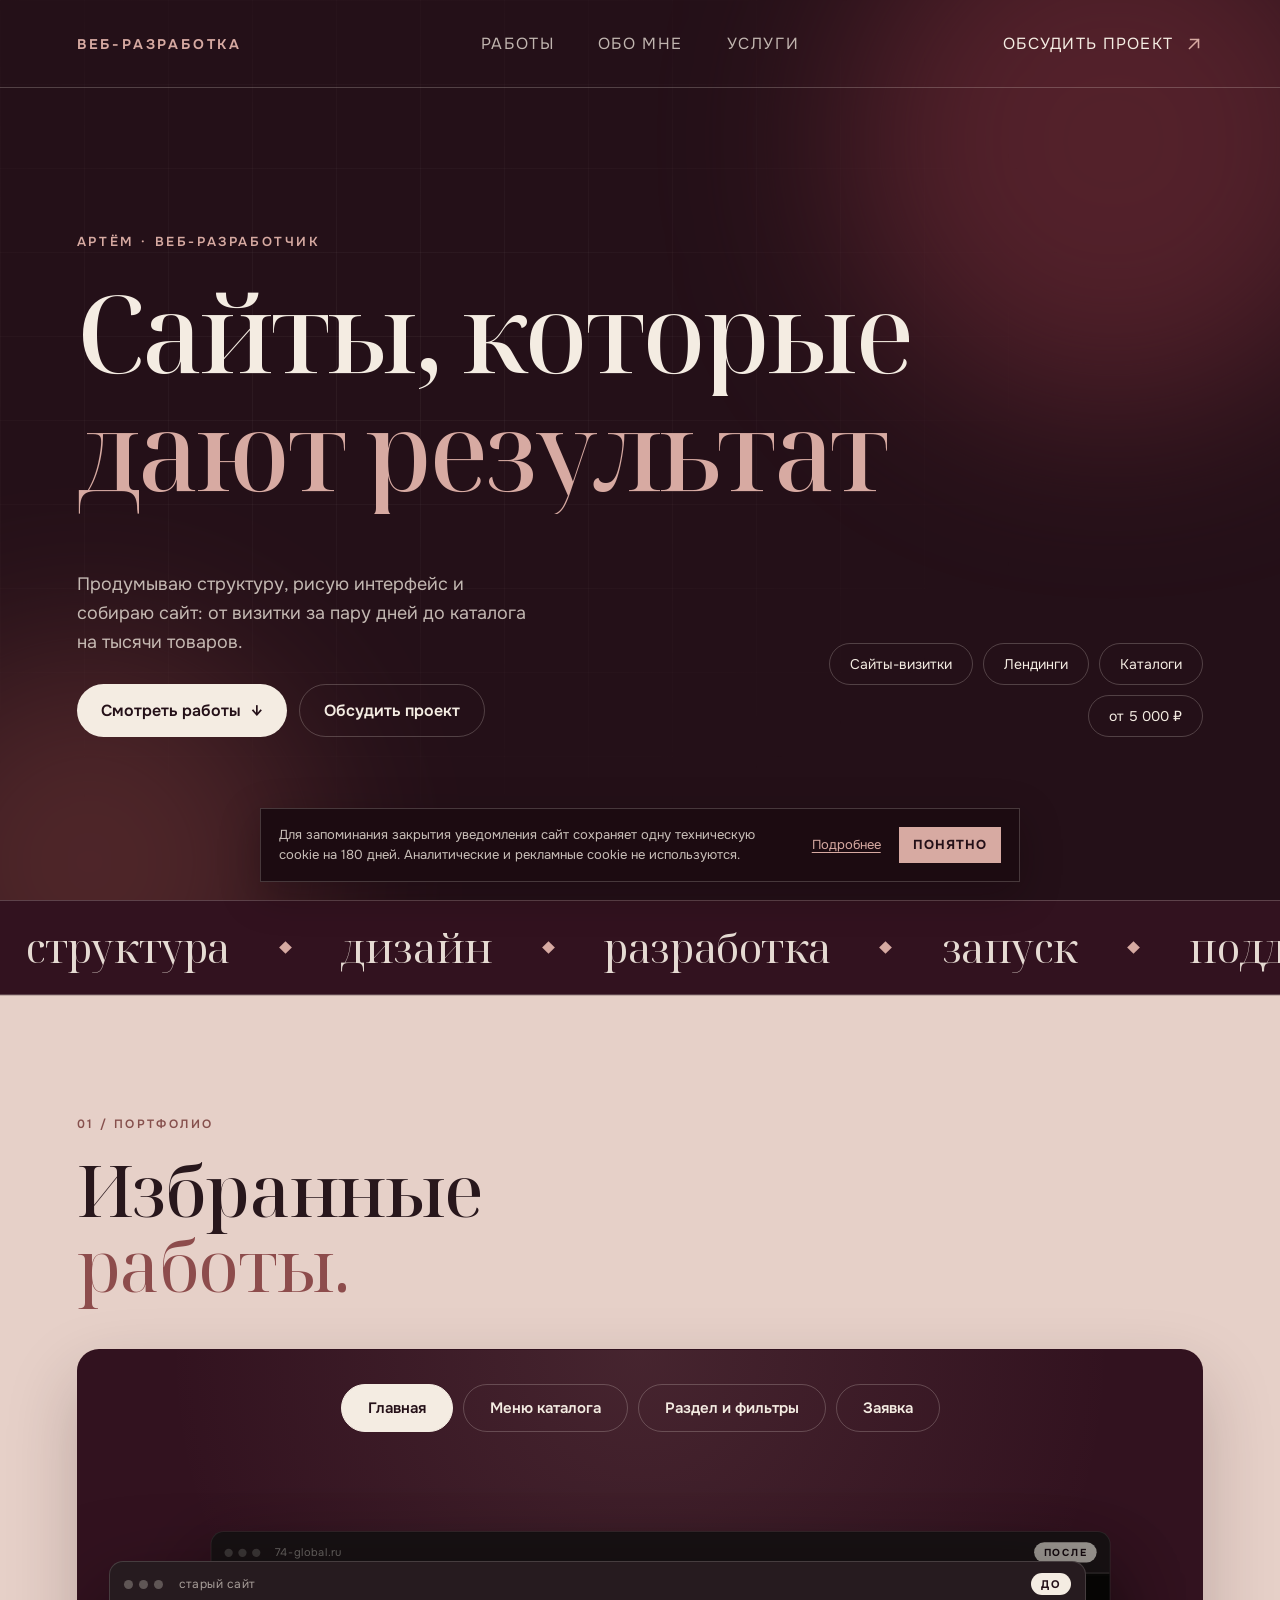
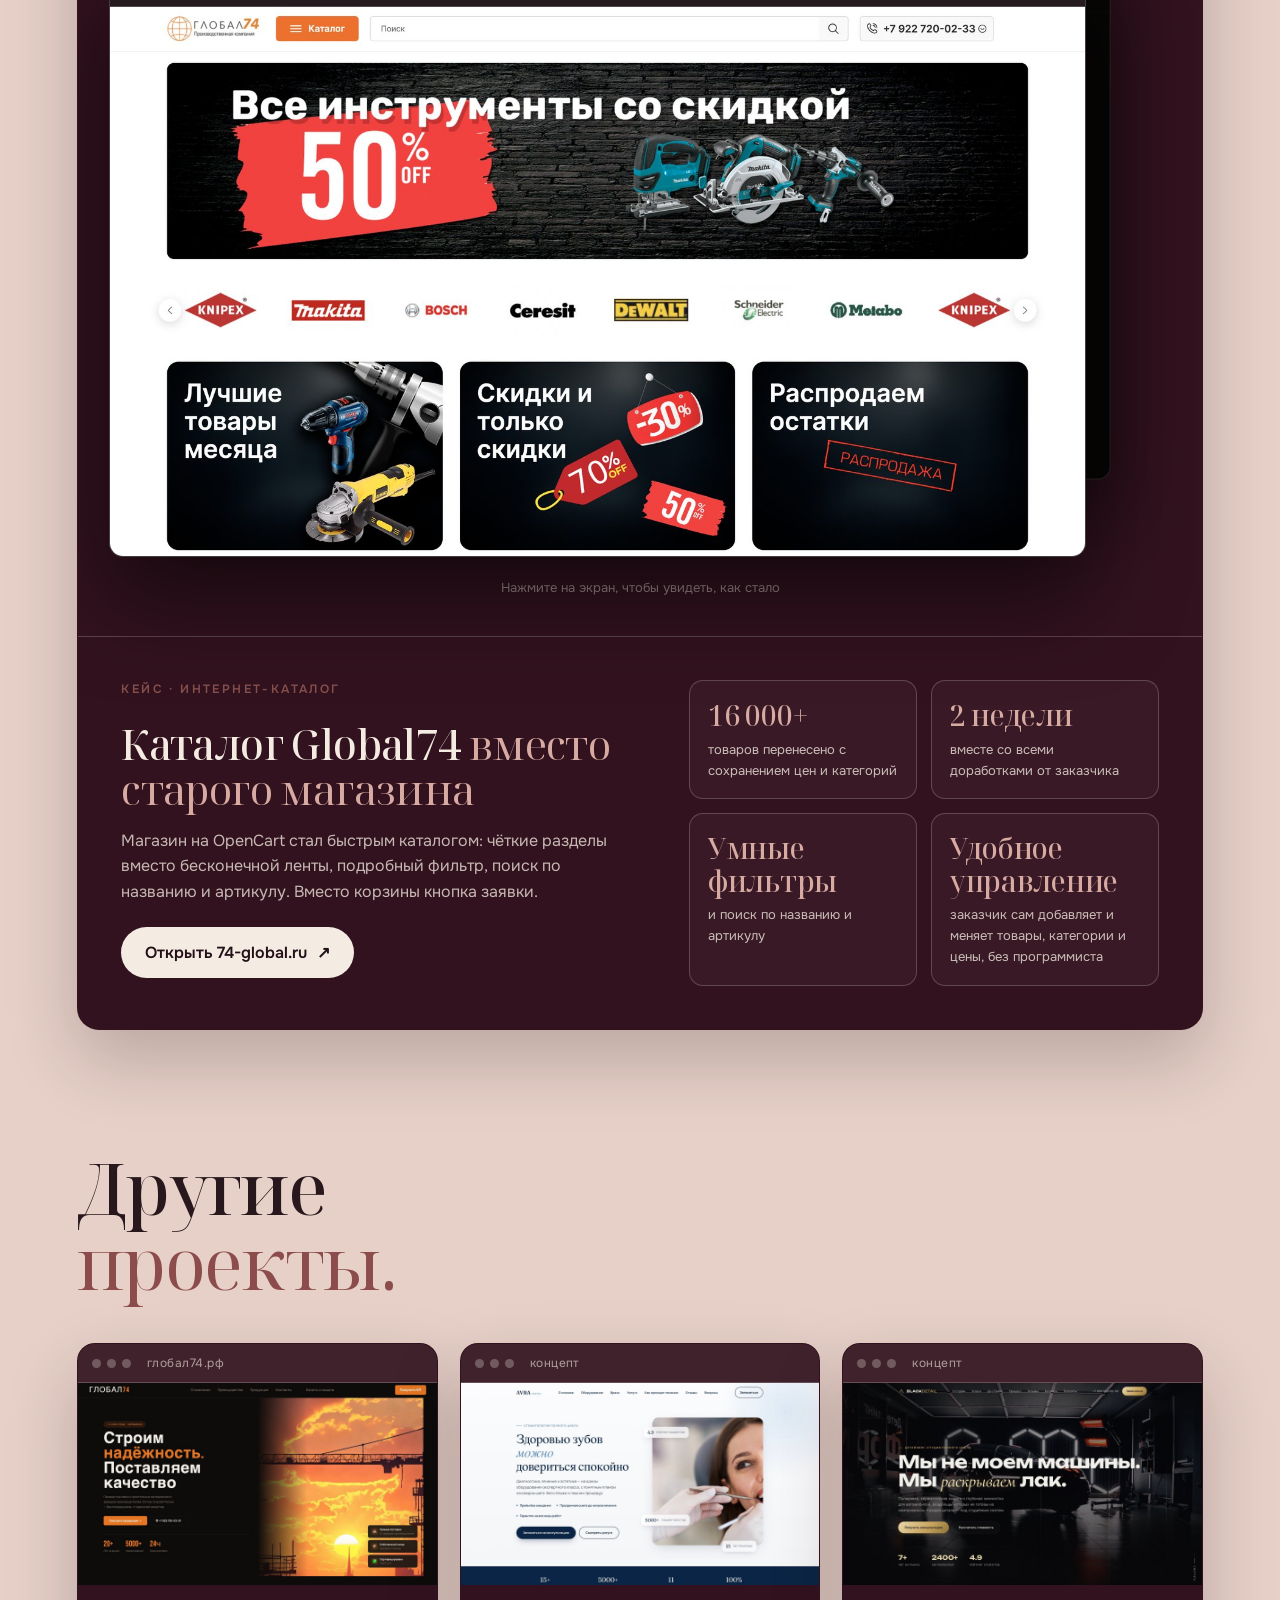
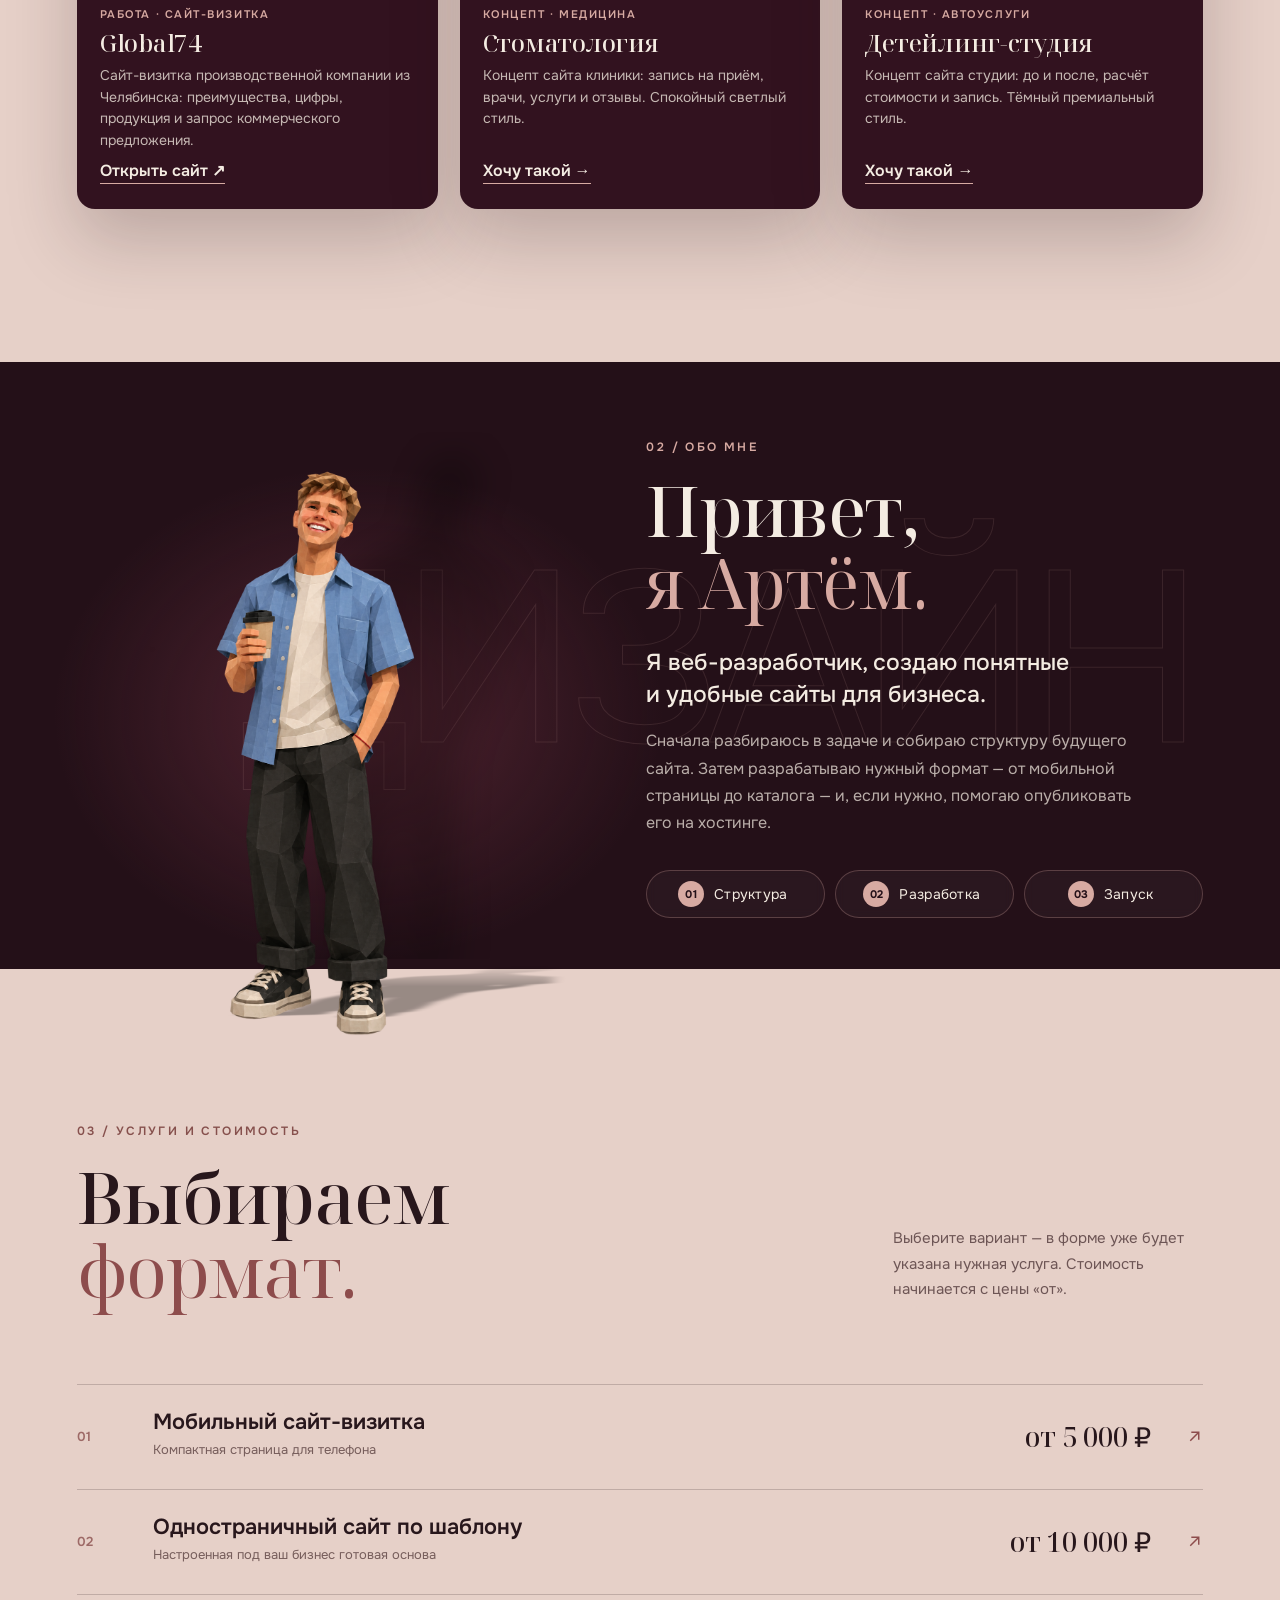
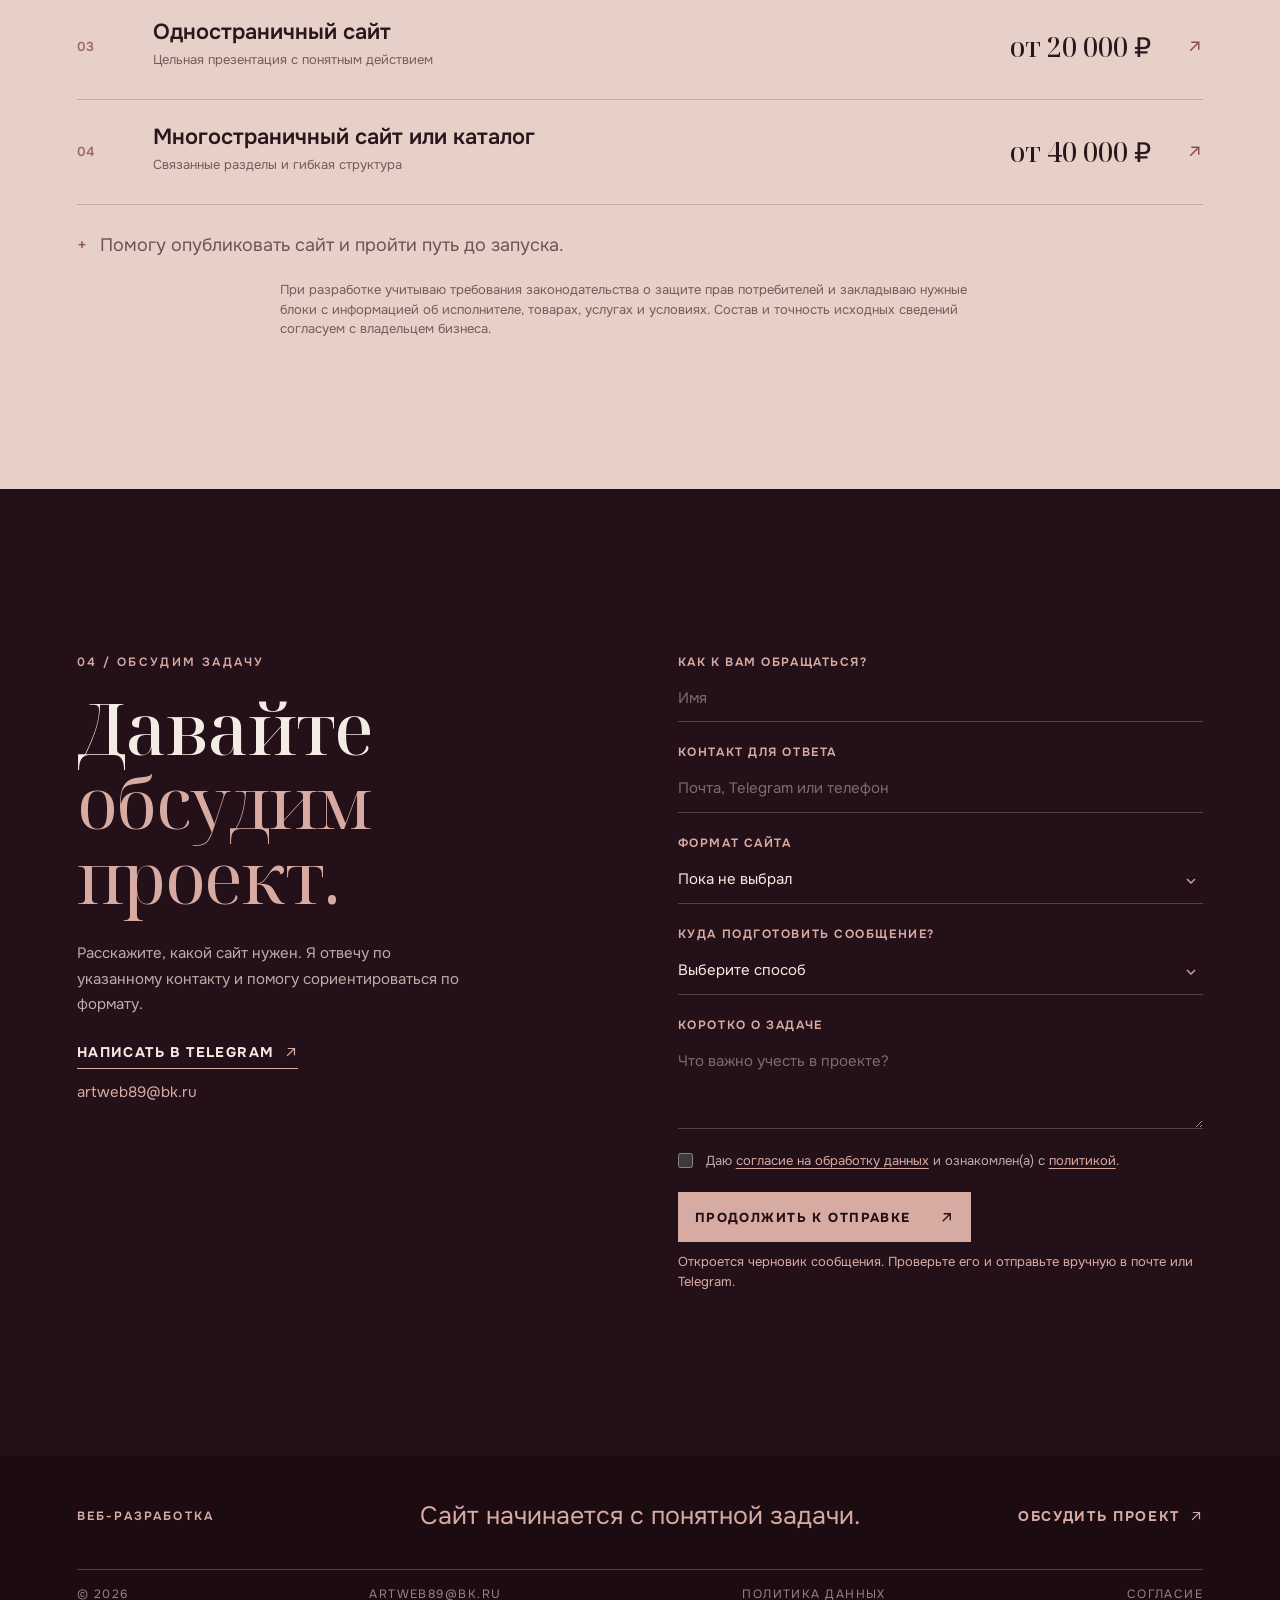
<file: index.html>
<!doctype html>
<html lang="ru">
<head>
  <meta charset="UTF-8" />
  <meta name="viewport" content="width=device-width, initial-scale=1.0" />
  <meta name="description" content="Артём Елчев — веб-разработчик. Сайты для бизнеса: мобильные страницы, сайты-визитки, каталоги и сайты по шаблону." />
  <meta name="theme-color" content="#241018" />
  <title>Артём — веб-разработчик</title>
  <link rel="stylesheet" href="fonts.css" />
  <link rel="stylesheet" href="styles.css" />
  <link rel="stylesheet" href="work.css" />
  <script>
    if (!window.matchMedia('(prefers-reduced-motion: reduce)').matches) {
      document.documentElement.classList.add('site-loading');
      window.setTimeout(() => document.documentElement.classList.remove('site-loading'), 2200);
    }
  </script>
</head>
<body>
  <div class="site-loader" role="status" aria-label="Загружается портфолио">
    <div class="site-loader__content">
      <span class="site-loader__label">ВЕБ-РАЗРАБОТКА</span>
      <p class="site-loader__word">Портфолио<span>.</span></p>
      <span class="site-loader__rule" aria-hidden="true"></span>
    </div>
  </div>
  <header class="site-header" id="top">
    <span class="site-label">ВЕБ-РАЗРАБОТКА</span>
    <nav class="desktop-nav" aria-label="Основная навигация">
      <a href="#portfolio">Работы</a><a href="#about">Обо мне</a><a href="#services">Услуги</a>
    </nav>
    <a class="header-link" href="#contact">Обсудить проект <svg viewBox="0 0 16 16" aria-hidden="true"><path d="M4 12 12 4M5 4h7v7" /></svg></a>
    <button class="menu-toggle" type="button" aria-label="Открыть меню" aria-expanded="false" aria-controls="mobile-menu">
      <span></span><span></span>
    </button>
  </header>
  <nav class="mobile-menu" id="mobile-menu" aria-label="Мобильная навигация" hidden>
    <a href="#portfolio">Работы <span>01</span></a>
    <a href="#about">Обо мне <span>02</span></a>
    <a href="#services">Услуги и цены <span>03</span></a>
    <a href="#contact">Обсудить проект <span>04</span></a>
    <a class="mobile-email" href="mailto:artweb89@bk.ru">Написать на почту</a>
  </nav>

  <main>
    <section class="h-hero" aria-labelledby="hero-title">
      <span class="blob a" aria-hidden="true"></span><span class="blob b" aria-hidden="true"></span>
      <p class="h-hero__over">Артём · веб-разработчик</p>
      <h1 id="hero-title"><span class="line"><span>Сайты, которые</span></span><span class="line"><span><em>дают результат</em></span></span></h1>
      <div class="h-hero__row">
        <div><p class="h-hero__lead">Продумываю структуру, рисую интерфейс и собираю сайт: от визитки за пару дней до каталога на тысячи товаров.</p>
        <div class="cta"><a class="pill" href="#portfolio">Смотреть работы <span aria-hidden="true">↓</span></a><a class="pill ghost" href="#contact">Обсудить проект</a></div></div>
        <ul class="chips"><li><a href="#services">Сайты-визитки</a></li><li><a href="#services">Лендинги</a></li><li><a href="#services">Каталоги</a></li><li><a href="#services" id="min-price">от 5 000 ₽</a></li></ul>
      </div>
    </section>
    <div class="mq" aria-hidden="true"><div class="mq-track"><div class="mq-group"><span>структура</span><span>дизайн</span><span>разработка</span><span>запуск</span><span>поддержка</span><span>структура</span><span>дизайн</span><span>разработка</span><span>запуск</span><span>поддержка</span></div><div class="mq-group"><span>структура</span><span>дизайн</span><span>разработка</span><span>запуск</span><span>поддержка</span><span>структура</span><span>дизайн</span><span>разработка</span><span>запуск</span><span>поддержка</span></div></div></div>

    <section class="works" id="portfolio" aria-labelledby="portfolio-title">
      <div class="works__head reveal2"><p class="eyebrow">01 / ПОРТФОЛИО</p><h2 class="h2" id="portfolio-title">Избранные<br><em>работы.</em></h2></div>
      <article class="case reveal2">
        <div class="stage">
          <div class="tabs" role="tablist" aria-label="Экраны сайта"><button role="tab" class="on" data-k="home">Главная</button><button role="tab" data-k="menu">Меню каталога</button><button role="tab" data-k="section">Раздел и фильтры</button><button role="tab" data-k="form">Заявка</button></div>
          <div class="deck" id="deck">
            <div class="sheet" data-pos="back" data-w="after"><div class="chrome"><i></i><i></i><i></i><span>74-global.ru</span><b>ПОСЛЕ</b></div><img src="assets/case/home-after.jpg" alt="Новая версия каталога"></div>
            <div class="sheet" data-pos="front" data-w="before"><div class="chrome"><i></i><i></i><i></i><span>старый сайт</span><b>ДО</b></div><img src="assets/case/home-before.jpg" alt="Старая версия каталога"></div>
          </div>
          <p class="hint" id="deck-hint">Нажмите на экран, чтобы увидеть, как стало</p>
        </div>
        <div class="info"><div><p class="eyebrow">КЕЙС · ИНТЕРНЕТ-КАТАЛОГ</p><h3>Каталог Global74 <em>вместо старого магазина</em></h3><p>Магазин на OpenCart стал быстрым каталогом: чёткие разделы вместо бесконечной ленты, подробный фильтр, поиск по названию и артикулу. Вместо корзины кнопка заявки.</p><a class="pill" href="https://74-global.ru" target="_blank" rel="noopener">Открыть 74-global.ru <span aria-hidden="true">↗</span></a></div>
        <ul class="facts"><li><b>16 000+</b><span>товаров перенесено с сохранением цен и категорий</span></li><li><b>2 недели</b><span>вместе со всеми доработками от заказчика</span></li><li><b>Умные фильтры</b><span>и поиск по названию и артикулу</span></li><li><b>Удобное управление</b><span>заказчик сам добавляет и меняет товары, категории и цены, без программиста</span></li></ul></div>
      </article>
      <div class="dirs"><h2 class="h2 reveal2">Другие<br><em>проекты.</em></h2>
      <div class="dgrid" id="dgrid"><article class="card reveal2"><div class="chrome"><i></i><i></i><i></i><span>глобал74.рф</span></div><div class="shot"><img src="assets/global-site.jpg" alt="Global74" loading="lazy"></div><div class="t"><small>РАБОТА · САЙТ-ВИЗИТКА</small><h3>Global74</h3><p class="d">Сайт-визитка производственной компании из Челябинска: преимущества, цифры, продукция и запрос коммерческого предложения.</p><a class="go" href="https://xn--74-6kcdj2ccv.xn--p1ai" target="_blank" rel="noopener">Открыть сайт ↗</a></div></article><article class="card reveal2"><div class="chrome"><i></i><i></i><i></i><span>концепт</span></div><div class="shot"><img src="assets/avra-hq.jpg" alt="Стоматология" loading="lazy"></div><div class="t"><small>КОНЦЕПТ · МЕДИЦИНА</small><h3>Стоматология</h3><p class="d">Концепт сайта клиники: запись на приём, врачи, услуги и отзывы. Спокойный светлый стиль.</p><a class="go" href="#contact" data-s="template">Хочу такой →</a></div></article><article class="card reveal2"><div class="chrome"><i></i><i></i><i></i><span>концепт</span></div><div class="shot"><img src="assets/black-hq.jpg" alt="Детейлинг-студия" loading="lazy"></div><div class="t"><small>КОНЦЕПТ · АВТОУСЛУГИ</small><h3>Детейлинг-студия</h3><p class="d">Концепт сайта студии: до и после, расчёт стоимости и запись. Тёмный премиальный стиль.</p><a class="go" href="#contact" data-s="template">Хочу такой →</a></div></article></div></div>
    </section>

    <section class="about section" id="about" data-shadow="cast" aria-labelledby="about-title">
      <div class="about-image reveal2"><span class="about-wall-shadow" aria-hidden="true"></span><img src="assets/about-3d.png" alt="Артём — веб-разработчик, 3D-портрет с кофе в руке" width="938" height="1677" loading="lazy" /></div>
      <div class="about-copy reveal2">
        <p class="eyebrow">02 / ОБО МНЕ</p>
        <h2 id="about-title">Привет,<br /><em>я Артём.</em></h2>
        <p class="about-lead">Я веб-разработчик, создаю понятные и удобные сайты для бизнеса.</p>
        <p class="about-detail">Сначала разбираюсь в задаче и собираю структуру будущего сайта. Затем разрабатываю нужный формат — от мобильной страницы до каталога — и, если нужно, помогаю опубликовать его на хостинге.</p>
        <ol class="about-steps" aria-label="Как я работаю"><li><span>01</span>Структура</li><li><span>02</span>Разработка</li><li><span>03</span>Запуск</li></ol>
      </div>
      <div class="about-side-note" aria-hidden="true">ДУМАЮ О ЗАДАЧЕ<br>И О ТОМ, КАК ЕЁ ПОКАЗАТЬ</div>
    </section>

    <section class="services section" id="services" aria-labelledby="services-title">
      <div class="services-heading reveal"><div><p class="eyebrow">03 / УСЛУГИ И СТОИМОСТЬ</p><h2 id="services-title">Выбираем<br><em>формат.</em></h2></div><p>Выберите вариант — в форме уже будет указана нужная услуга. Стоимость начинается с цены «от».</p></div>
      <div class="price-list" id="price-list">
        <a class="price-row reveal" href="#contact" data-service="mobile" aria-describedby="service-mobile-description"><span class="price-num">01</span><span class="price-name"><strong>Мобильный сайт-визитка</strong><span>Компактная страница для телефона</span><span class="price-description" id="service-mobile-description">Расскажет о вас и услугах в удобном мобильном формате — хороший выбор, когда важно запуститься быстро и уложиться в ограниченный бюджет.</span></span><span class="price-value">от 5 000 ₽</span><svg class="price-arrow" viewBox="0 0 16 16" aria-hidden="true"><path d="M4 12 12 4M5 4h7v7" /></svg></a>
        <a class="price-row reveal" href="#contact" data-service="template" aria-describedby="service-template-description"><span class="price-num">02</span><span class="price-name"><strong>Одностраничный сайт по шаблону</strong><span>Настроенная под ваш бизнес готовая основа</span><span class="price-description" id="service-template-description">Подойдёт, если бизнесу важно сократить сроки и бюджет. Подберём основу и адаптируем её под вашу задачу и материалы.</span></span><span class="price-value">от 10 000 ₽</span><svg class="price-arrow" viewBox="0 0 16 16" aria-hidden="true"><path d="M4 12 12 4M5 4h7v7" /></svg></a>
        <a class="price-row reveal" href="#contact" data-service="landing" aria-describedby="service-landing-description"><span class="price-num">03</span><span class="price-name"><strong>Одностраничный сайт</strong><span>Цельная презентация с понятным действием</span><span class="price-description" id="service-landing-description">Собирает важную информацию на одной странице и ведёт посетителя к следующему шагу. Подходит для бренда, продукта, услуги, проекта или события.</span></span><span class="price-value">от 20 000 ₽</span><svg class="price-arrow" viewBox="0 0 16 16" aria-hidden="true"><path d="M4 12 12 4M5 4h7v7" /></svg></a>
        <a class="price-row reveal" href="#contact" data-service="catalog" aria-describedby="service-catalog-description"><span class="price-num">04</span><span class="price-name"><strong>Многостраничный сайт или каталог</strong><span>Связанные разделы и гибкая структура</span><span class="price-description" id="service-catalog-description">Для проекта с большим портфолио, несколькими направлениями или широким ассортиментом: страницы объединяются меню и внутренними ссылками.</span></span><span class="price-value">от 40 000 ₽</span><svg class="price-arrow" viewBox="0 0 16 16" aria-hidden="true"><path d="M4 12 12 4M5 4h7v7" /></svg></a>
      </div>
      <p class="launch-note reveal"><span>+</span> Помогу опубликовать сайт и пройти путь до запуска.</p>
      <p class="legal-service-note reveal">При разработке учитываю требования законодательства о защите прав потребителей и закладываю нужные блоки с информацией об исполнителе, товарах, услугах и условиях. Состав и точность исходных сведений согласуем с владельцем бизнеса.</p>
    </section>

        <section class="contact section" id="contact" aria-labelledby="contact-title">
      <div class="contact-heading reveal"><p class="eyebrow">04 / ОБСУДИМ ЗАДАЧУ</p><h2 id="contact-title">Давайте<br><em>обсудим проект.</em></h2><p>Расскажите, какой сайт нужен. Я отвечу по указанному контакту и помогу сориентироваться по формату.</p><div class="contact-links"><a class="contact-direct" href="https://t.me/lykym6" target="_blank" rel="noopener noreferrer">Написать в Telegram <svg viewBox="0 0 16 16" aria-hidden="true"><path d="M4 12 12 4M5 4h7v7" /></svg></a><a class="contact-email" href="mailto:artweb89@bk.ru">artweb89@bk.ru</a></div></div>
      <form class="contact-form reveal" id="contact-form" accept-charset="UTF-8">
        <label class="field"><span>Как к вам обращаться?</span><input name="name" autocomplete="name" required maxlength="100" placeholder="Имя" /></label>
        <label class="field"><span>Контакт для ответа</span><input name="reply" autocomplete="off" required maxlength="160" placeholder="Почта, Telegram или телефон" /></label>
        <label class="field"><span>Формат сайта</span><select name="service" id="service-select"><option value="">Пока не выбрал</option><option value="mobile">Taplink — мобильный сайт-визитка</option><option value="template">Одностраничный сайт по шаблону</option><option value="landing">Одностраничный сайт</option><option value="catalog">Многостраничный сайт или каталог</option></select></label>
        <label class="field"><span>Куда подготовить сообщение?</span><select name="channel" id="channel-select" required><option value="">Выберите способ</option><option value="email">В почтовое приложение</option><option value="telegram">В Telegram</option></select></label>
        <label class="field"><span>Коротко о задаче</span><textarea name="message" rows="3" required maxlength="2000" placeholder="Что важно учесть в проекте?"></textarea></label>
        <label class="consent"><input type="checkbox" name="consent" value="yes" required /><span>Даю <a href="consent.html" target="_blank" rel="noopener">согласие на обработку данных</a> и ознакомлен(а) с <a href="privacy-policy.html" target="_blank" rel="noopener">политикой</a>.</span></label>
        <button class="submit-button" type="submit"><span>Продолжить к отправке</span><svg viewBox="0 0 16 16" aria-hidden="true"><path d="M4 12 12 4M5 4h7v7" /></svg></button>
        <p class="form-note" id="form-note" role="status" aria-live="polite">Откроется черновик сообщения. Проверьте его и отправьте вручную в почте или Telegram.</p>
      </form>
    </section>
  </main>

  <footer class="site-footer">
    <div class="footer-main"><span class="footer-mark">ВЕБ-РАЗРАБОТКА</span><p>Сайт начинается с понятной задачи.</p><a class="footer-cta" href="#contact">Обсудить проект <svg viewBox="0 0 16 16" aria-hidden="true"><path d="M4 12 12 4M5 4h7v7" /></svg></a></div>
    <div class="footer-bottom"><span>© 2026</span><a href="mailto:artweb89@bk.ru">ARTWEB89@BK.RU</a><a href="privacy-policy.html">ПОЛИТИКА ДАННЫХ</a><a href="consent.html">СОГЛАСИЕ</a></div>
  </footer>
  <aside class="cookie-notice" id="cookie-notice" hidden aria-label="Уведомление о cookie">
    <p>Для запоминания закрытия уведомления сайт сохраняет одну техническую cookie на 180 дней. Аналитические и рекламные cookie не используются.</p>
    <a href="privacy-policy.html">Подробнее</a>
    <button type="button" id="cookie-accept">Понятно</button>
  </aside>
  <script>/* предпросмотр вариантов тени: index.html?shadow=cast | long */(function(){var m=location.search.match(/shadow=(cast|long)/),a=document.getElementById("about");if(m&&a)a.setAttribute("data-shadow",m[1])})()</script>
  <script src="script.js" defer></script>
  <script src="motion.js" defer></script>
</body>
</html>
</file>
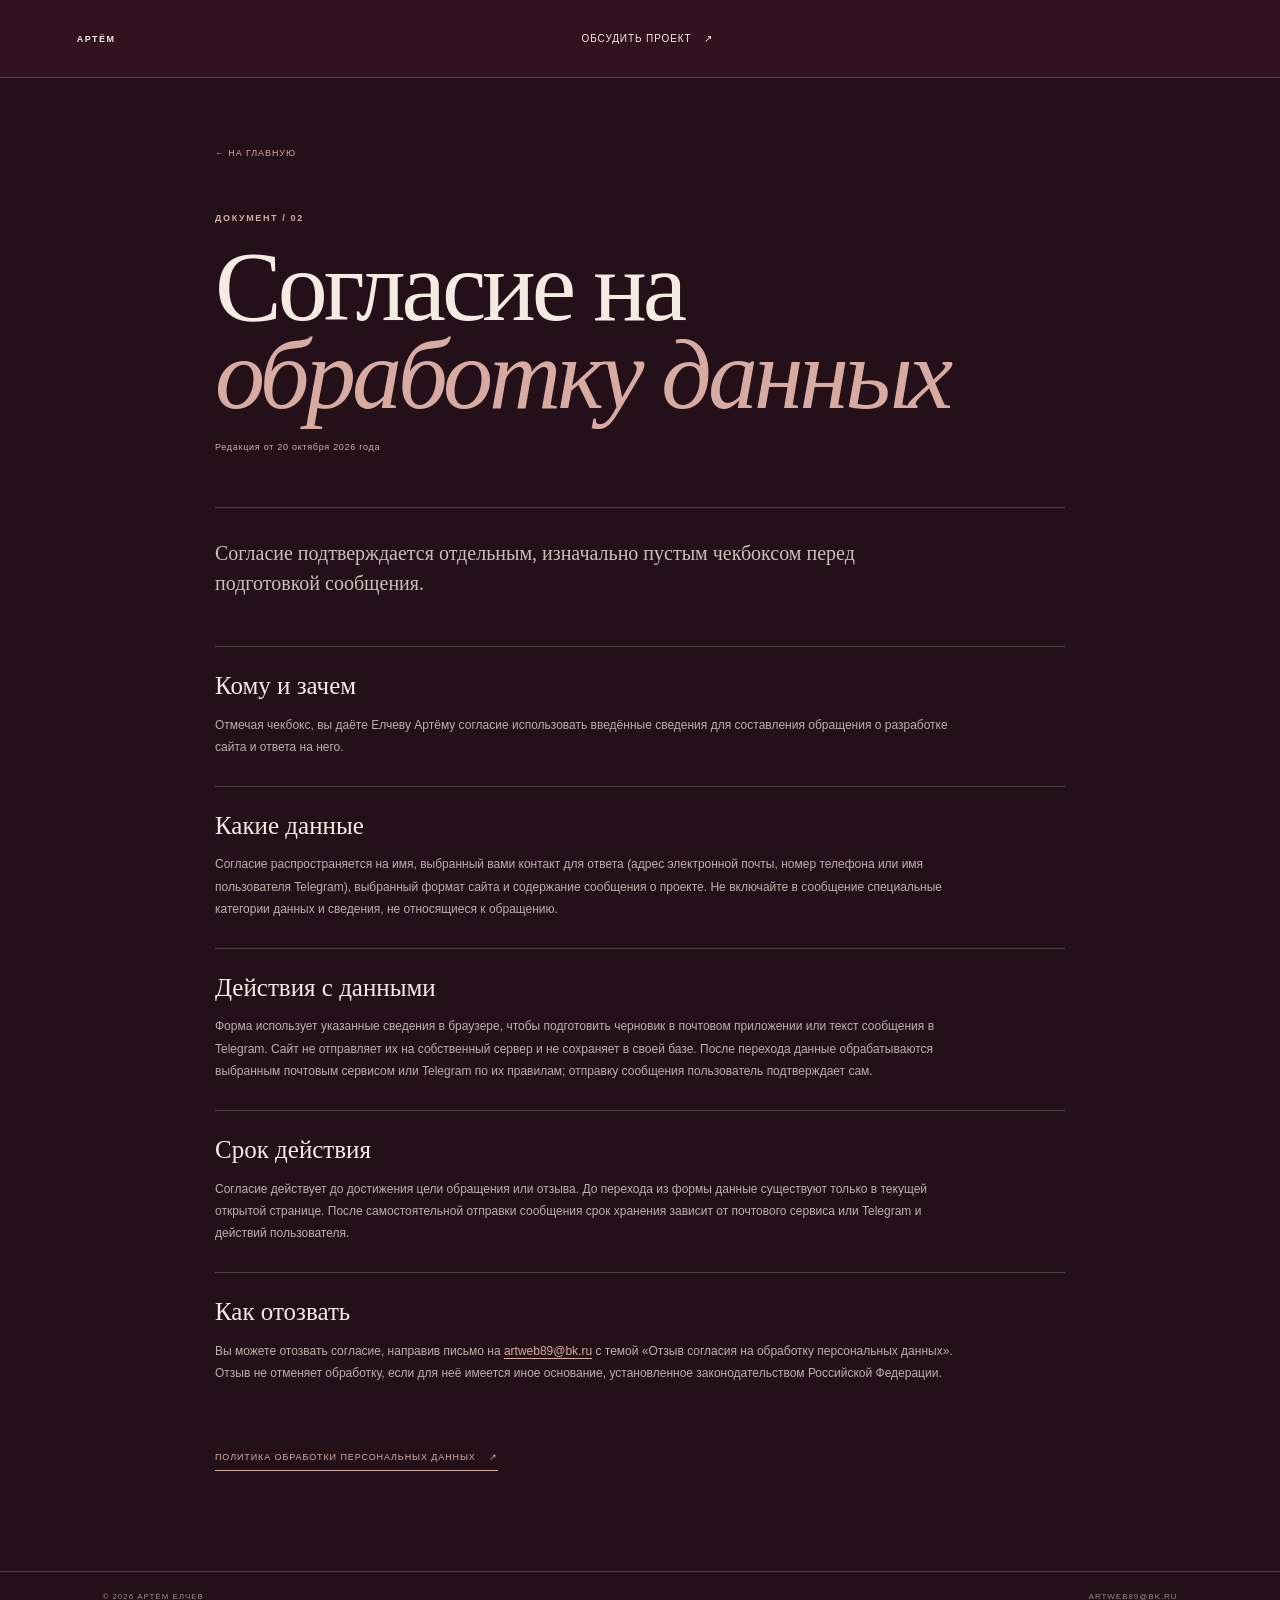
<file: consent.html>
<!doctype html>
<html lang="ru">
<head>
  <meta charset="UTF-8" /><meta name="viewport" content="width=device-width, initial-scale=1.0" />
  <meta name="theme-color" content="#2a1118" />
  <title>Согласие на обработку персональных данных — Артём Елчев</title>
  <link rel="stylesheet" href="styles.css" />
</head>
<body class="legal-body">
  <header class="site-header legal-header"><a class="wordmark" href="index.html">Артём<span>Елчев</span></a><a class="header-link" href="index.html#contact">Обсудить проект <span aria-hidden="true">↗</span></a></header>
  <main class="legal-main">
    <a class="legal-back" href="index.html">← На главную</a>
    <p class="eyebrow">ДОКУМЕНТ / 02</p>
    <h1>Согласие на<br><em>обработку<br class="mobile-break"> данных</em></h1>
    <p class="legal-updated">Редакция от 20 октября 2026 года</p>
    <div class="legal-content">
      <p class="legal-lead">Согласие подтверждается отдельным, изначально пустым чекбоксом перед подготовкой сообщения.</p>
      <section><h2>Кому и зачем</h2><p>Отмечая чекбокс, вы даёте Елчеву Артёму согласие использовать введённые сведения для составления обращения о разработке сайта и ответа на него.</p></section>
      <section><h2>Какие данные</h2><p>Согласие распространяется на имя, выбранный вами контакт для ответа (адрес электронной почты, номер телефона или имя пользователя Telegram), выбранный формат сайта и содержание сообщения о проекте. Не включайте в сообщение специальные категории данных и сведения, не относящиеся к обращению.</p></section>
      <section><h2>Действия с данными</h2><p>Форма использует указанные сведения в браузере, чтобы подготовить черновик в почтовом приложении или текст сообщения в Telegram. Сайт не отправляет их на собственный сервер и не сохраняет в своей базе. После перехода данные обрабатываются выбранным почтовым сервисом или Telegram по их правилам; отправку сообщения пользователь подтверждает сам.</p></section>
      <section><h2>Срок действия</h2><p>Согласие действует до достижения цели обращения или отзыва. До перехода из формы данные существуют только в текущей открытой странице. После самостоятельной отправки сообщения срок хранения зависит от почтового сервиса или Telegram и действий пользователя.</p></section>
      <section><h2>Как отозвать</h2><p>Вы можете отозвать согласие, направив письмо на <a href="mailto:artweb89@bk.ru">artweb89@bk.ru</a> с темой «Отзыв согласия на обработку персональных данных». Отзыв не отменяет обработку, если для неё имеется иное основание, установленное законодательством Российской Федерации.</p></section>
    </div>
    <a class="legal-related" href="privacy-policy.html">Политика обработки персональных данных <span>↗</span></a>
  </main>
  <footer class="legal-footer"><span>© 2026 АРТЁМ ЕЛЧЕВ</span><a href="mailto:artweb89@bk.ru">ARTWEB89@BK.RU</a></footer>
</body>
</html>
</file>
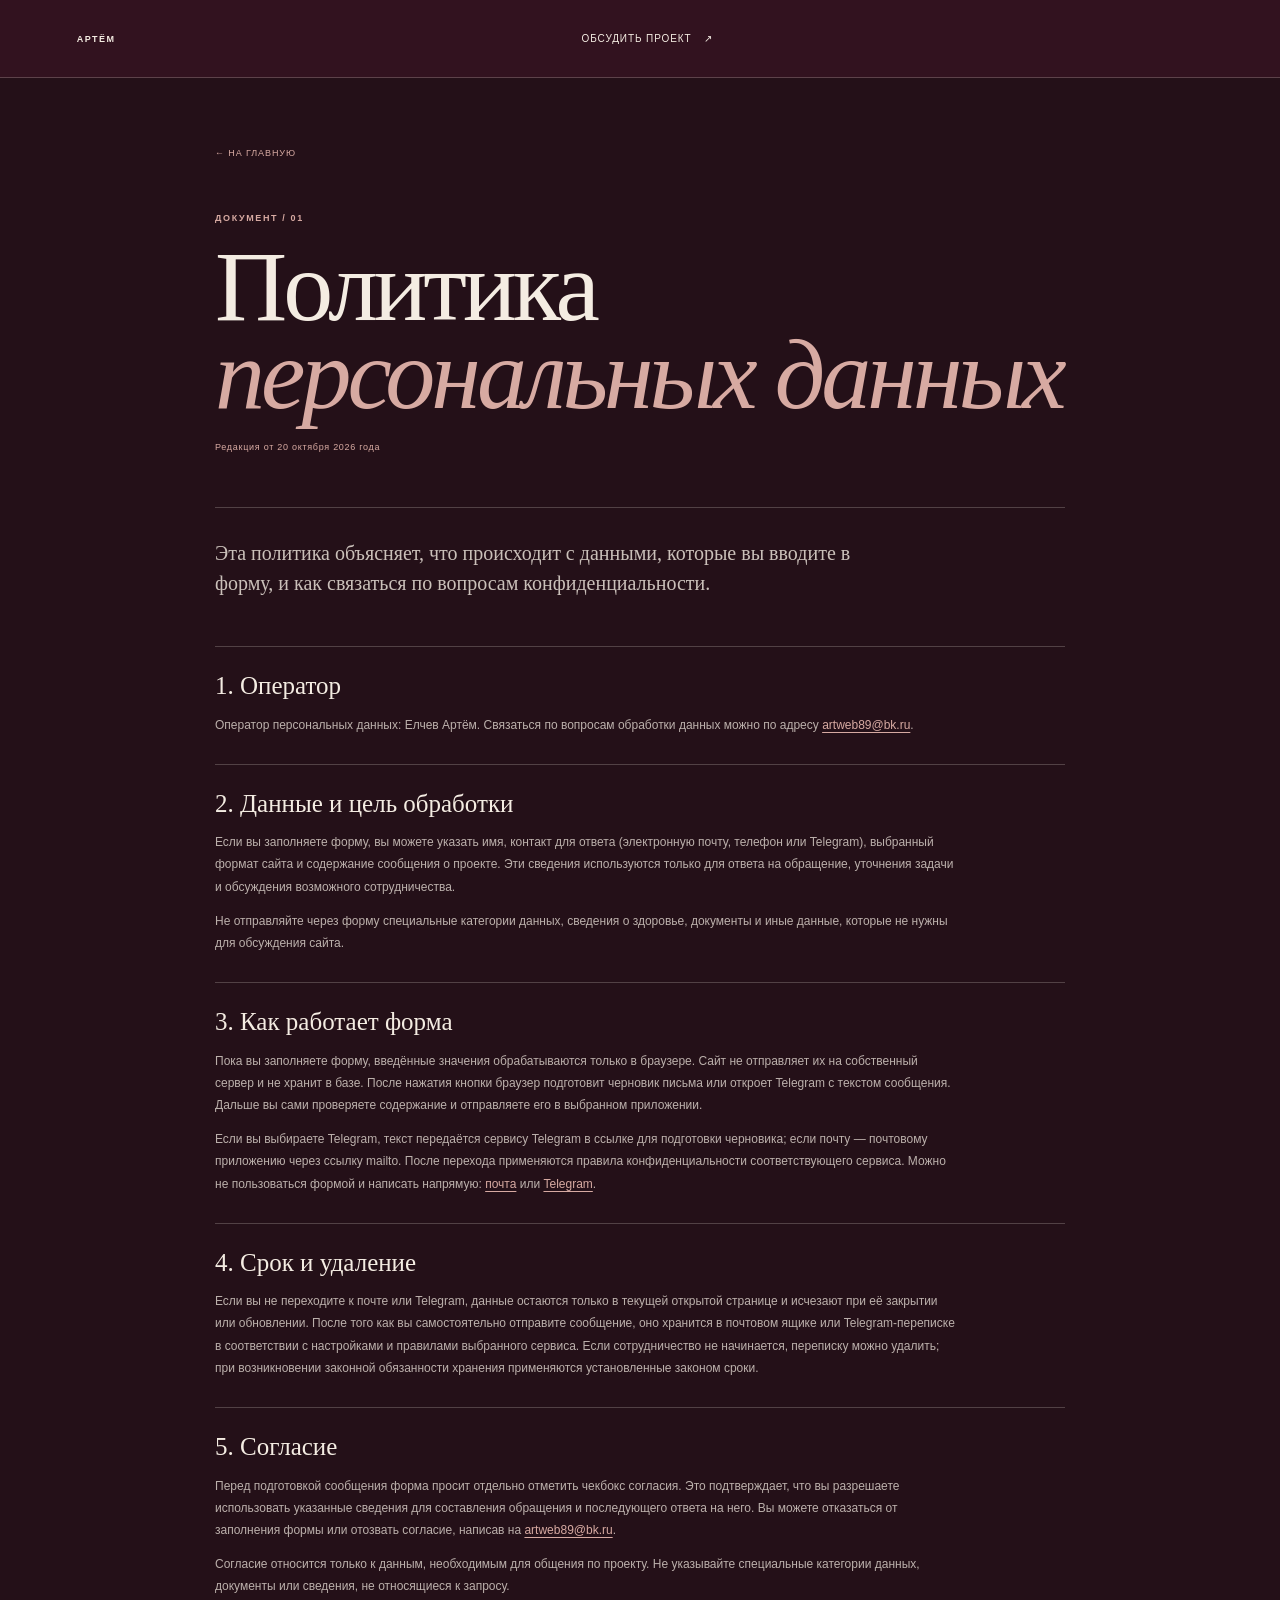
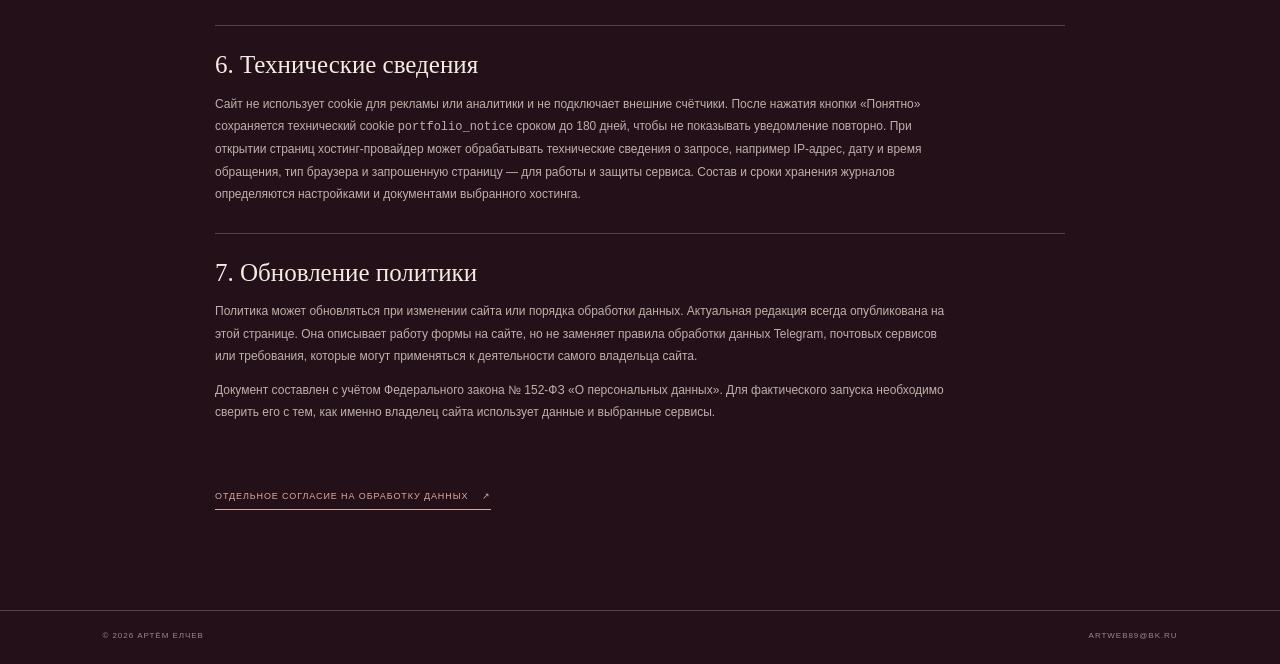
<file: privacy-policy.html>
<!doctype html>
<html lang="ru">
<head>
  <meta charset="UTF-8" /><meta name="viewport" content="width=device-width, initial-scale=1.0" />
  <meta name="theme-color" content="#2a1118" />
  <title>Политика обработки персональных данных — Артём Елчев</title>
  <link rel="stylesheet" href="styles.css" />
</head>
<body class="legal-body">
  <header class="site-header legal-header"><a class="wordmark" href="index.html">Артём<span>Елчев</span></a><a class="header-link" href="index.html#contact">Обсудить проект <span aria-hidden="true">↗</span></a></header>
  <main class="legal-main">
    <a class="legal-back" href="index.html">← На главную</a>
    <p class="eyebrow">ДОКУМЕНТ / 01</p>
    <h1>Политика<br><em>персональных<br class="mobile-break"> данных</em></h1>
    <p class="legal-updated">Редакция от 20 октября 2026 года</p>
    <div class="legal-content">
      <p class="legal-lead">Эта политика объясняет, что происходит с данными, которые вы вводите в форму, и как связаться по вопросам конфиденциальности.</p>
      <section><h2>1. Оператор</h2><p>Оператор персональных данных: Елчев Артём. Связаться по вопросам обработки данных можно по адресу <a href="mailto:artweb89@bk.ru">artweb89@bk.ru</a>.</p></section>
      <section><h2>2. Данные и цель обработки</h2><p>Если вы заполняете форму, вы можете указать имя, контакт для ответа (электронную почту, телефон или Telegram), выбранный формат сайта и содержание сообщения о проекте. Эти сведения используются только для ответа на обращение, уточнения задачи и обсуждения возможного сотрудничества.</p><p>Не отправляйте через форму специальные категории данных, сведения о здоровье, документы и иные данные, которые не нужны для обсуждения сайта.</p></section>
      <section><h2>3. Как работает форма</h2><p>Пока вы заполняете форму, введённые значения обрабатываются только в браузере. Сайт не отправляет их на собственный сервер и не хранит в базе. После нажатия кнопки браузер подготовит черновик письма или откроет Telegram с текстом сообщения. Дальше вы сами проверяете содержание и отправляете его в выбранном приложении.</p><p>Если вы выбираете Telegram, текст передаётся сервису Telegram в ссылке для подготовки черновика; если почту — почтовому приложению через ссылку mailto. После перехода применяются правила конфиденциальности соответствующего сервиса. Можно не пользоваться формой и написать напрямую: <a href="mailto:artweb89@bk.ru">почта</a> или <a href="https://t.me/lykym6" target="_blank" rel="noopener noreferrer">Telegram</a>.</p></section>
      <section><h2>4. Срок и удаление</h2><p>Если вы не переходите к почте или Telegram, данные остаются только в текущей открытой странице и исчезают при её закрытии или обновлении. После того как вы самостоятельно отправите сообщение, оно хранится в почтовом ящике или Telegram-переписке в соответствии с настройками и правилами выбранного сервиса. Если сотрудничество не начинается, переписку можно удалить; при возникновении законной обязанности хранения применяются установленные законом сроки.</p></section>
      <section><h2>5. Согласие</h2><p>Перед подготовкой сообщения форма просит отдельно отметить чекбокс согласия. Это подтверждает, что вы разрешаете использовать указанные сведения для составления обращения и последующего ответа на него. Вы можете отказаться от заполнения формы или отозвать согласие, написав на <a href="mailto:artweb89@bk.ru">artweb89@bk.ru</a>.</p><p>Согласие относится только к данным, необходимым для общения по проекту. Не указывайте специальные категории данных, документы или сведения, не относящиеся к запросу.</p></section>
      <section><h2>6. Технические сведения</h2><p>Сайт не использует cookie для рекламы или аналитики и не подключает внешние счётчики. После нажатия кнопки «Понятно» сохраняется технический cookie <code>portfolio_notice</code> сроком до 180 дней, чтобы не показывать уведомление повторно. При открытии страниц хостинг-провайдер может обрабатывать технические сведения о запросе, например IP-адрес, дату и время обращения, тип браузера и запрошенную страницу — для работы и защиты сервиса. Состав и сроки хранения журналов определяются настройками и документами выбранного хостинга.</p></section>
      <section><h2>7. Обновление политики</h2><p>Политика может обновляться при изменении сайта или порядка обработки данных. Актуальная редакция всегда опубликована на этой странице. Она описывает работу формы на сайте, но не заменяет правила обработки данных Telegram, почтовых сервисов или требования, которые могут применяться к деятельности самого владельца сайта.</p><p>Документ составлен с учётом Федерального закона № 152-ФЗ «О персональных данных». Для фактического запуска необходимо сверить его с тем, как именно владелец сайта использует данные и выбранные сервисы.</p></section>
    </div>
    <a class="legal-related" href="consent.html">Отдельное согласие на обработку данных <span>↗</span></a>
  </main>
  <footer class="legal-footer"><span>© 2026 АРТЁМ ЕЛЧЕВ</span><a href="mailto:artweb89@bk.ru">ARTWEB89@BK.RU</a></footer>
</body>
</html>
</file>
<file: fonts.css>
@font-face{font-family:"Noto Serif Display";src:url(assets/fonts/noto-serif-display-cyrillic-wght-normal.woff2) format("woff2");font-weight:100 900;font-display:swap;unicode-range:U+0301,U+0400-045F,U+0490-0491,U+04B0-04B1,U+2116}
@font-face{font-family:"Noto Serif Display";src:url(assets/fonts/noto-serif-display-latin-wght-normal.woff2) format("woff2");font-weight:100 900;font-display:swap;unicode-range:U+0000-00FF,U+2000-206F,U+20AC,U+2122,U+2190-2199}
@font-face{font-family:Onest;src:url(assets/fonts/onest-cyrillic-wght-normal.woff2) format("woff2");font-weight:100 900;font-display:swap;unicode-range:U+0301,U+0400-045F,U+0490-0491,U+04B0-04B1,U+2116}
@font-face{font-family:Onest;src:url(assets/fonts/onest-latin-wght-normal.woff2) format("woff2");font-weight:100 900;font-display:swap;unicode-range:U+0000-00FF,U+2000-206F,U+20AC,U+2122,U+2190-2199}
</file>
<file: styles.css>
:root {
  color-scheme: dark;
  --wine: #32121f;
  --wine-deep: #241018;
  --wine-soft: #4a2430;
  --cream: #f4ece2;
  --paper: #eee4d9;
  --paper-rose: #e6d0c8;
  --rose: #d7aaa2;
  --clay: #a9554e;
  --ink: #28171c;
  --muted: #756366;
  --line-dark: rgba(244, 236, 226, .22);
  --line-light: rgba(40, 23, 28, .2);
  --serif: "Bodoni 72", Didot, "Times New Roman", Georgia, serif;
  --sans: -apple-system, BlinkMacSystemFont, "Segoe UI", Arial, sans-serif;
  --gutter: clamp(22px, 6vw, 92px);
  --content-width: 1480px;
}

* { box-sizing: border-box; }
html { scroll-behavior: smooth; scroll-padding-top: 82px; }
body { margin: 0; overflow-x: hidden; background: var(--wine-deep); color: var(--cream); font-family: var(--sans); -webkit-font-smoothing: antialiased; }
body.menu-open { overflow: hidden; }
img { max-width: 100%; }
a { color: inherit; }
button, input, textarea, select { font: inherit; }
a:focus-visible, button:focus-visible, input:focus-visible, textarea:focus-visible, select:focus-visible { outline: 2px solid var(--clay); outline-offset: 4px; }
::selection { color: var(--wine-deep); background: var(--rose); }

.site-loading { overflow: hidden; }
.site-loader { position: fixed; z-index: 1000; inset: 0; display: none; place-items: center; padding: 24px; color: var(--cream); background: var(--wine-deep); transform: translateY(0); transition: transform .72s cubic-bezier(.76, 0, .24, 1); }
.site-loader[hidden] { display: none; }
.site-loading .site-loader, .site-loader.is-leaving { display: grid; }
.site-loader.is-leaving { transform: translateY(-100%); pointer-events: none; }
.site-loader__content { display: grid; justify-items: center; gap: 15px; text-align: center; }
.site-loader__label { color: var(--rose); font-size: 8px; font-weight: 700; letter-spacing: .2em; }
.site-loader__word { margin: 0; font: 400 clamp(52px, 9vw, 112px)/.9 var(--serif); letter-spacing: -.065em; }
.site-loader__word span { color: var(--rose); }
.site-loader__rule { width: clamp(74px, 14vw, 150px); height: 1px; overflow: hidden; background: var(--line-dark); }
.site-loader__rule::after { display: block; width: 100%; height: 100%; background: var(--rose); content: ""; transform: scaleX(0); transform-origin: left; animation: loader-rule .7s .12s cubic-bezier(.2, .7, .2, 1) forwards; }
@keyframes loader-rule { to { transform: scaleX(1); } }

.site-header { position: absolute; z-index: 20; inset: 0 0 auto; height: 78px; padding: 0 var(--gutter); display: grid; grid-template-columns: 1fr auto 1fr; align-items: center; border-bottom: 1px solid var(--line-dark); }
.site-label, .footer-mark { width: max-content; color: var(--rose); font-size: 9px; font-weight: 650; letter-spacing: .18em; text-transform: uppercase; }
.desktop-nav { display: flex; align-items: center; gap: clamp(24px, 4vw, 58px); }
.desktop-nav a, .header-link { text-decoration: none; font-size: 10px; letter-spacing: .09em; text-transform: uppercase; }
.desktop-nav a { color: rgba(244, 236, 226, .75); transition: color .2s ease; }
.desktop-nav a:hover, .header-link:hover { color: var(--rose); }
.header-link { justify-self: end; display: inline-flex; align-items: center; gap: 12px; padding: 12px 0 12px 14px; }
.header-link svg, .button svg, .case-link svg, .contact-direct svg, .footer-cta svg { width: 14px; height: 14px; fill: none; stroke: currentColor; stroke-width: 1.4; stroke-linecap: square; }
.header-link svg { color: var(--rose); }
.menu-toggle { display: none; }
.mobile-menu { position: fixed; inset: 0; z-index: 19; padding: 100px var(--gutter) 40px; background: var(--wine-deep); flex-direction: column; justify-content: center; }
.mobile-menu:not([hidden]) { display: flex; }
.mobile-menu > a:not(.mobile-email) { display: flex; justify-content: space-between; align-items: baseline; padding: 17px 0; border-bottom: 1px solid var(--line-dark); font: 400 clamp(34px, 9vw, 48px)/1 var(--serif); text-decoration: none; }
.mobile-menu > a span { color: var(--rose); font: 10px var(--sans); letter-spacing: .12em; }
.mobile-menu .mobile-email { width: max-content; margin-top: 32px; color: var(--rose); font-size: 12px; text-decoration: none; }

.hero { position: relative; height: min(1020px, max(740px, 100svh)); min-height: 740px; overflow: hidden; padding: 78px var(--gutter) 0; background: radial-gradient(ellipse at 74% 49%, rgba(91, 43, 58, .45), transparent 47%), var(--wine-deep); }
.hero-inner { position: relative; width: min(100%, var(--content-width)); height: 100%; margin-inline: auto; }
.hero-art { position: absolute; z-index: 1; inset: 0; overflow: hidden; pointer-events: none; }
.hero-orbit { position: absolute; top: 12%; right: 9%; width: min(54vw, 730px); height: 73%; border-radius: 50% 50% 0 0; background: linear-gradient(145deg, #4b2532, #32141f 80%); }
.hero-overline { position: absolute; z-index: 4; top: 13%; left: 0; margin: 0; color: var(--rose); font-size: 9px; font-weight: 700; letter-spacing: .2em; }
.hero-overline span { padding-inline: 7px; color: rgba(244, 236, 226, .45); }
.hero-title { position: absolute; z-index: 2; top: 19%; left: -.025em; margin: 0; color: var(--cream); font: 900 clamp(130px, 19.4vw, 285px)/.75 "Arial Black", Arial, sans-serif; letter-spacing: -.085em; text-transform: uppercase; white-space: nowrap; }
.hero-title span { display: block; }
.hero-title em { display: block; margin: .2em 0 0 1.5em; color: var(--rose); font: italic 400 .31em/1 var(--serif); letter-spacing: -.035em; text-transform: none; }
.hero-copy { position: absolute; z-index: 4; left: 0; bottom: 12%; width: min(390px, 36%); }
.hero-role { margin: 0 0 12px; color: var(--rose); font-size: 9px; font-weight: 700; letter-spacing: .17em; text-transform: uppercase; }
.hero-description { max-width: 365px; margin: 0; color: rgba(244, 236, 226, .82); font-size: 13px; line-height: 1.75; }
.hero-actions { display: flex; flex-wrap: wrap; align-items: center; gap: 10px 23px; margin-top: 22px; }
.button { min-height: 48px; display: inline-flex; justify-content: center; align-items: center; gap: 18px; text-decoration: none; font-size: 9px; font-weight: 700; letter-spacing: .1em; text-transform: uppercase; transition: color .2s ease, background .2s ease, transform .2s ease; }
.button-primary { padding: 0 18px; color: var(--wine-deep); background: var(--rose); }
.button-primary:hover { background: var(--cream); transform: translateY(-2px); }
.button-text { color: var(--cream); }
.button-text span { color: var(--rose); font-size: 16px; font-weight: 400; transition: transform .2s ease; }
.button-text:hover span { transform: translateY(3px); }
.hero-portrait { position: absolute; z-index: 3; right: 4%; bottom: -1%; width: auto; height: 96%; max-width: 54%; object-fit: contain; object-position: center bottom; }
.hero-scroll { position: absolute; z-index: 4; left: 50%; bottom: 35px; display: flex; align-items: center; gap: 12px; color: rgba(244, 236, 226, .58); font-size: 7px; letter-spacing: .17em; text-decoration: none; transform: translateX(-50%); }
.hero-scroll i { position: relative; display: block; width: 36px; height: 1px; background: var(--rose); }
.hero-side-note { position: absolute; z-index: 4; right: 0; bottom: 13%; color: rgba(244, 236, 226, .55); font-size: 8px; line-height: 1.7; letter-spacing: .16em; text-align: right; }
.js.hero-ready .hero-portrait { animation: portrait-arrive 3.05s cubic-bezier(.20,.80,.22,1) both; }
@keyframes portrait-arrive { from { opacity: 0; transform: translateY(26px) scale(.985); } to { opacity: 1; transform: translateY(0) scale(1); } }

.section { padding-inline: var(--gutter); }
.portfolio { padding-top: clamp(90px, 11vw, 150px); padding-bottom: clamp(90px, 12vw, 160px); color: var(--ink); background: var(--paper); }
.section-intro, .feature-case, .project-grid, .about > *, .services-heading, .price-list, .contact > *, .footer-main, .footer-bottom { width: min(100%, var(--content-width)); margin-inline: auto; }
.section-intro { display: grid; grid-template-columns: 1fr .65fr; gap: 60px; align-items: end; margin-bottom: clamp(42px, 6vw, 75px); }
.eyebrow { margin: 0 0 20px; color: var(--clay); font-size: 9px; font-weight: 700; letter-spacing: .18em; text-transform: uppercase; }
.section-intro h2, .about h2, .services h2, .contact h2 { margin: 0; font: 400 clamp(62px, 8.4vw, 116px)/.82 var(--serif); letter-spacing: -.055em; }
.section-intro h2 em, .about h2 em, .services h2 em, .contact h2 em { color: var(--clay); font-weight: 400; }
.intro-note { max-width: 330px; justify-self: end; margin: 0 0 5px; color: var(--muted); font: 400 18px/1.5 var(--serif); }
.feature-case { display: grid; grid-template-columns: minmax(255px, .72fr) minmax(0, 1.28fr); align-items: center; gap: clamp(24px, 3.5vw, 52px); padding: clamp(30px, 4.4vw, 64px); color: var(--cream); background: var(--wine); }
.case-copy { display: flex; flex-direction: column; align-items: flex-start; padding: 8px 0 4px; }
.case-index { margin: 0 0 auto; color: var(--rose); font-size: 8px; letter-spacing: .16em; }
.case-index span { padding-inline: 6px; color: rgba(244, 236, 226, .5); }
.case-copy h3 { margin: 46px 0 17px; font: 400 clamp(55px, 7.2vw, 98px)/.86 var(--serif); letter-spacing: -.07em; }
.case-copy h3 span, .project-caption h3 span { color: var(--rose); }
.case-summary { max-width: 355px; margin: 0 0 26px; color: rgba(244, 236, 226, .78); font-size: 12px; line-height: 1.8; }
.case-link { display: inline-flex; align-items: center; gap: 12px; padding-bottom: 8px; border-bottom: 1px solid var(--rose); color: var(--cream); text-decoration: none; font-size: 9px; font-weight: 700; letter-spacing: .12em; text-transform: uppercase; }
.case-link svg { color: var(--rose); }
.case-link:hover { color: var(--rose); }
.case-showcase { position: relative; min-width: 0; height: clamp(450px, 43vw, 610px); }
.site-shot { position: absolute; width: 61%; height: 78%; margin: 0; overflow: hidden; border: 5px solid rgba(244, 236, 226, .85); background: #d8d0c8; box-shadow: 0 20px 48px rgba(10, 3, 6, .36); transition: transform .55s cubic-bezier(.2,.7,.2,1); }
.site-shot a { position: relative; display: block; width: 100%; height: 100%; color: inherit; }
.site-shot img { display: block; width: 100%; height: 100%; object-fit: cover; object-position: top center; transition: transform .7s cubic-bezier(.2,.7,.2,1); }
.shot-old { top: 19%; left: 1%; transform: rotate(-4deg); }
.shot-new { z-index: 2; top: 5%; right: 1%; transform: rotate(4deg); }
.site-shot figcaption { position: absolute; z-index: 2; top: 13px; left: 13px; display: flex; align-items: center; gap: 8px; color: #fff; font-size: 8px; letter-spacing: .11em; text-shadow: 0 1px 8px rgba(0, 0, 0, .7); text-transform: uppercase; }
.site-shot figcaption span:first-child { padding: 7px 8px; color: var(--wine-deep); background: var(--cream); text-shadow: none; font-weight: 750; }
.site-shot:hover img { transform: scale(1.035); }
.shot-old:hover { transform: rotate(-2deg) translateY(-5px); }
.shot-new:hover { transform: rotate(2deg) translateY(-5px); }
.case-foot { grid-column: 1 / -1; display: flex; justify-content: space-between; gap: 18px; margin-top: 4px; padding-top: 16px; border-top: 1px solid var(--line-dark); color: var(--rose); font-size: 8px; letter-spacing: .14em; }
.project-grid { display: block; }
.project-card { min-width: 0; display: grid; grid-template-columns: minmax(0, .95fr) minmax(0, 1.55fr) minmax(0, .95fr); align-items: center; gap: clamp(20px, 2.4vw, 38px); padding: clamp(34px, 4.2vw, 60px) 0; border-top: 1px solid var(--line-light); }
.project-corporate .project-intro { grid-column: 1; grid-row: 1; }
.project-corporate .project-visual { grid-column: 2; grid-row: 1; }
.project-corporate .project-caption { grid-column: 3; grid-row: 1; }
.project-dental .project-caption { grid-column: 1; grid-row: 1; }
.project-dental .project-visual { grid-column: 2; grid-row: 1; }
.project-dental .project-visual { aspect-ratio: 1.75 / 1; }
.project-detail .project-visual { grid-column: 1; grid-row: 1; }
.project-detail .project-visual { aspect-ratio: 1.74 / 1; }
.project-detail .project-caption { grid-column: 2; grid-row: 1; }
.project-corporate .project-visual { aspect-ratio: 1.78 / 1; }
.project-intro { min-width: 0; }
.project-intro h3 { margin: 15px 0 18px; font: 400 clamp(48px, 6.7vw, 90px)/.8 var(--serif); letter-spacing: -.065em; }
.project-intro h3 em { display: inline-block; margin-left: .5em; color: #b78583; font-weight: 400; }
.project-intro > p:last-child { max-width: 330px; margin: 0; color: var(--muted); font-size: 12px; line-height: 1.75; }
.project-visual { position: relative; min-width: 0; width: 100%; aspect-ratio: 1.58 / 1; margin: 0; overflow: hidden; border-radius: 4px; background: #ded4cb; box-shadow: 0 13px 30px rgba(50, 24, 31, .16); }
.project-visual img { display: block; width: 100%; height: 100%; object-fit: cover; object-position: top center; transition: transform .7s cubic-bezier(.2,.7,.2,1); }
.project-image-link { display: block; width: 100%; height: 100%; }
.project-card:hover .project-visual img { transform: scale(1.025); }
.project-caption { position: relative; min-width: 0; padding-top: 14px; }
.project-category { display: block; color: #806b68; font-size: 8px; letter-spacing: .16em; }
.project-caption h3 { margin: 15px 0 8px; font: 400 clamp(43px, 6vw, 76px)/.95 var(--serif); letter-spacing: -.055em; }
.project-caption h3 em { color: #846c6c; font-weight: 400; }
.project-caption > p { margin: 0; color: var(--muted); font-size: 12px; line-height: 1.6; }
.project-action { width: 38px; height: 38px; display: grid; place-items: center; margin-top: 22px; border: 1px solid rgba(40, 23, 28, .48); border-radius: 50%; color: var(--ink); transition: color .2s ease, background .2s ease, transform .2s ease; }
.project-action svg { width: 16px; height: 16px; fill: none; stroke: currentColor; stroke-width: 1.2; }
.project-action:hover { color: var(--paper); background: var(--wine); transform: translate(2px, -2px); }

.about { position: relative; display: grid; grid-template-columns: minmax(0, .9fr) minmax(0, 1fr); align-items: center; gap: clamp(50px, 10vw, 150px); padding-top: clamp(100px, 12vw, 160px); padding-bottom: clamp(100px, 12vw, 160px); background: var(--wine-deep); }
.about-image { position: relative; min-width: 0; width: 100%; aspect-ratio: .84 / 1; overflow: hidden; background: var(--wine-soft); }
.about-image img { display: block; width: 100%; height: 100%; object-fit: cover; object-position: 54% 39%; filter: saturate(.78) brightness(.9); }
.image-caption { position: absolute; left: 18px; bottom: 18px; color: var(--cream); font-size: 8px; letter-spacing: .17em; }
.about-copy { max-width: 570px; }
.about-copy .eyebrow { color: var(--rose); }
.about h2 { font-size: clamp(70px, 8.2vw, 112px); }
.about h2 em { color: var(--rose); }
.about-lead { max-width: 440px; margin: 34px 0 16px; color: var(--cream); font: 400 23px/1.3 var(--serif); }
.about-detail { max-width: 450px; margin: 0; color: rgba(244, 236, 226, .72); font-size: 12px; line-height: 1.85; }
.about-side-note { position: absolute; right: var(--gutter); bottom: 32px; width: auto; margin: 0; color: rgba(244, 236, 226, .44); font-size: 8px; line-height: 1.7; letter-spacing: .14em; text-align: right; }

.services { padding-top: clamp(100px, 12vw, 155px); padding-bottom: clamp(100px, 12vw, 150px); color: var(--ink); background: var(--paper-rose); }
.services-heading { display: grid; grid-template-columns: 1fr .65fr; align-items: end; gap: 50px; margin-bottom: clamp(45px, 6vw, 76px); }
.services .eyebrow { color: #86504d; }
.services h2 { font-size: clamp(68px, 8.2vw, 112px); }
.services h2 em { color: #8d4c4c; }
.services-heading > p { max-width: 310px; justify-self: end; margin: 0 0 5px; color: #6d5555; font-size: 12px; line-height: 1.8; }
.price-list { border-top: 1px solid var(--line-light); }
.price-row { position: relative; display: grid; grid-template-columns: 48px minmax(0, 1fr) auto 24px; align-items: center; gap: clamp(12px, 2.2vw, 30px); min-height: 105px; padding: 18px 0; border-bottom: 1px solid var(--line-light); color: var(--ink); text-decoration: none; transition: padding .25s ease, background .25s ease; }
.price-row:hover { padding-inline: 12px; background: rgba(255, 255, 255, .22); }
.price-num { color: #9d6966; font: 400 21px var(--serif); }
.price-name { min-width: 0; display: flex; flex-direction: column; gap: 6px; }
.price-name strong { font: 400 clamp(18px, 2vw, 24px)/1.16 var(--serif); }
.price-name > span { color: #765d5b; font-size: 10px; line-height: 1.4; }
.price-name > .price-description { max-height: 0; overflow: hidden; opacity: 0; transform: translateY(-5px); transition: max-height .35s ease, opacity .25s ease, transform .3s ease, margin .3s ease; }
.price-row:hover .price-description, .price-row:focus-visible .price-description { max-height: 120px; margin-top: 5px; opacity: 1; transform: none; }
.price-value { font: 400 clamp(20px, 2.4vw, 31px)/1 var(--serif); white-space: nowrap; }
.price-arrow { width: 17px; height: 17px; justify-self: end; fill: none; stroke: #8d4c4c; stroke-width: 1.35; transition: transform .2s ease; }
.price-row:hover .price-arrow { transform: translate(3px, -3px); }
.launch-note { width: min(100%, var(--content-width)); margin: 28px auto 0; color: #6f5354; font: 400 18px/1.4 var(--serif); }
.launch-note span { margin-right: 8px; color: #8d4c4c; }
.legal-service-note { width: min(100%, var(--content-width)); max-width: 720px; margin: 22px auto 0; color: #765d5b; font-size: 10px; line-height: 1.75; }

.ticker { display: flex; align-items: center; padding: 15px 0; border-block: 1px solid var(--line-dark); color: var(--cream); background: var(--wine); }
.ticker-viewport { min-width: 0; width: 100%; overflow: hidden; }
.ticker-viewport:focus-visible { outline: 1px solid var(--rose); outline-offset: -4px; }
.ticker-track { display: flex; width: max-content; animation: ticker-scroll 26s linear infinite; }
.ticker-run { flex: 0 0 auto; display: flex; align-items: center; gap: clamp(22px, 4vw, 55px); padding: 0 clamp(22px, 4vw, 55px); white-space: nowrap; font: 400 clamp(24px, 3vw, 40px)/1 var(--serif); letter-spacing: .02em; }
.ticker-run i { color: var(--rose); font: normal 14px var(--sans); }
.ticker-viewport:hover .ticker-track, .ticker-viewport:focus .ticker-track { animation-play-state: paused; }
@keyframes ticker-scroll { from { transform: translateX(0); } to { transform: translateX(-50%); } }

.contact { display: grid; grid-template-columns: minmax(0, .9fr) minmax(0, 1fr); gap: clamp(45px, 10vw, 145px); padding-top: clamp(105px, 13vw, 165px); padding-bottom: clamp(105px, 13vw, 165px); background: var(--wine-deep); }
.contact-heading .eyebrow { color: var(--rose); }
.contact h2 { font-size: clamp(56px, 7vw, 94px); }
.contact h2 em { color: var(--rose); }
.contact-heading > p:not(.eyebrow) { max-width: 390px; margin: 28px 0 25px; color: rgba(244, 236, 226, .72); font-size: 12px; line-height: 1.8; }
.contact-links { display: flex; flex-direction: column; align-items: flex-start; gap: 13px; }
.contact-direct { display: inline-flex; align-items: center; gap: 10px; padding-bottom: 7px; border-bottom: 1px solid var(--rose); color: var(--cream); text-decoration: none; font-size: 9px; font-weight: 700; letter-spacing: .1em; text-transform: uppercase; }
.contact-direct svg { color: var(--rose); }
.contact-email { color: var(--rose); font-size: 11px; text-decoration: none; }
.contact-email:hover { text-decoration: underline; text-underline-offset: 4px; }
.contact-form { position: relative; display: flex; flex-direction: column; gap: 22px; }
.field { display: flex; flex-direction: column; gap: 8px; }
.field > span { color: var(--rose); font-size: 8px; font-weight: 650; letter-spacing: .13em; text-transform: uppercase; }
.field input, .field textarea, .field select { width: 100%; min-height: 42px; padding: 10px 0 12px; border: 0; border-bottom: 1px solid var(--line-dark); border-radius: 0; color: var(--cream); background: transparent; font-size: 13px; line-height: 1.45; }
.field select { appearance: none; padding-right: 24px; background-image: url("data:image/svg+xml,%3Csvg xmlns='http://www.w3.org/2000/svg' width='14' height='14' viewBox='0 0 14 14'%3E%3Cpath d='m3 5 4 4 4-4' fill='none' stroke='%23d7aaa2' stroke-width='1.3'/%3E%3C/svg%3E"); background-repeat: no-repeat; background-position: right 5px center; }
.field select option { color: var(--cream); background: var(--wine-deep); }
.field textarea { min-height: 82px; resize: vertical; }
.field input::placeholder, .field textarea::placeholder { color: rgba(244, 236, 226, .42); }
.field input:focus, .field textarea:focus, .field select:focus { outline: 0; border-color: var(--rose); }
.field-trap { position: absolute; width: 1px; height: 1px; left: -10000px; overflow: hidden; }
.consent { display: grid; grid-template-columns: 17px 1fr; gap: 11px; align-items: start; color: rgba(244, 236, 226, .72); font-size: 10px; line-height: 1.65; }
.consent input { width: 15px; height: 15px; margin: 2px 0 0; accent-color: var(--rose); }
.consent a { color: var(--rose); text-underline-offset: 3px; }
.submit-button { align-self: flex-start; min-width: 230px; min-height: 50px; display: inline-flex; justify-content: space-between; align-items: center; gap: 28px; padding: 0 17px; border: 0; color: var(--wine-deep); background: var(--rose); font-size: 9px; font-weight: 750; letter-spacing: .11em; text-transform: uppercase; cursor: pointer; transition: color .2s ease, background .2s ease, transform .2s ease; }
.submit-button svg { width: 15px; height: 15px; fill: none; stroke: currentColor; stroke-width: 1.4; }
.submit-button:hover:not(:disabled) { background: var(--cream); transform: translateY(-2px); }
.submit-button:disabled { opacity: .7; cursor: wait; }
.form-note { min-height: 18px; margin: -12px 0 0; color: var(--rose); font-size: 10px; line-height: 1.6; }

.site-footer { padding: 45px var(--gutter) 22px; background: #1c0b11; }
.footer-main { display: grid; grid-template-columns: 1fr 1.2fr 1fr; align-items: center; gap: 25px; padding-bottom: 38px; }
.footer-main > p { margin: 0; justify-self: center; color: var(--rose); font: 400 clamp(18px, 2vw, 25px)/1.2 var(--serif); white-space: nowrap; }
.footer-cta { justify-self: end; display: inline-flex; align-items: center; gap: 10px; color: var(--rose); font-size: 9px; font-weight: 700; letter-spacing: .12em; text-decoration: none; text-transform: uppercase; }
.footer-cta:hover { color: var(--cream); }
.footer-bottom { display: flex; justify-content: space-between; align-items: center; gap: 18px; padding-top: 16px; border-top: 1px solid var(--line-dark); color: rgba(244, 236, 226, .55); font-size: 7px; letter-spacing: .12em; }
.footer-bottom a { text-decoration: none; }
.footer-bottom a:hover { color: var(--rose); }

.cookie-notice { position: fixed; z-index: 50; left: 50%; bottom: 18px; width: min(760px, calc(100% - 36px)); display: grid; grid-template-columns: 1fr auto auto; align-items: center; gap: 18px; padding: 16px 18px; color: var(--cream); background: #1c0b11; border: 1px solid rgba(244, 236, 226, .2); box-shadow: 0 12px 40px rgba(15, 4, 8, .28); transform: translateX(-50%); }
.cookie-notice[hidden] { display: none; }
.cookie-notice p { margin: 0; color: rgba(244, 236, 226, .8); font-size: 10px; line-height: 1.55; }
.cookie-notice a { color: var(--rose); font-size: 9px; white-space: nowrap; text-underline-offset: 3px; }
.cookie-notice button { min-height: 36px; padding: 0 14px; border: 0; color: var(--wine-deep); background: var(--rose); font-size: 9px; font-weight: 700; letter-spacing: .08em; text-transform: uppercase; cursor: pointer; }

.js .reveal { opacity: 0; transform: translateY(20px); transition: opacity .65s ease, transform .65s cubic-bezier(.2,.7,.2,1); }
.js .reveal.is-visible { opacity: 1; transform: none; }
.js .project-card:nth-child(2) { transition-delay: .08s; }
.js .project-card:nth-child(3) { transition-delay: .16s; }

@media (max-width: 1020px) {
  .hero-title { font-size: clamp(112px, 18vw, 190px); }
  .hero-portrait { right: -12%; height: 74%; max-width: 66%; }
  .hero-copy { width: min(350px, 35%); }
  .hero-side-note { display: none; }
  .feature-case { grid-template-columns: 1fr; }
  .case-copy { max-width: 620px; }
  .case-index { margin-bottom: 25px; }
  .case-copy h3 { margin: 0 0 14px; }
  .case-showcase { height: clamp(510px, 70vw, 680px); }
  .case-foot { margin-top: 4px; }
  .about { gap: 7vw; }
  .project-card { grid-template-columns: minmax(0, .82fr) minmax(0, 1.18fr); gap: 4vw; }
  .project-corporate .project-intro { grid-column: 1; grid-row: 1; }
  .project-corporate .project-visual { grid-column: 2; grid-row: 1 / span 2; }
  .project-corporate .project-caption { grid-column: 1; grid-row: 2; }
  .project-dental .project-caption { grid-column: 1; grid-row: 1; }
  .project-dental .project-visual { grid-column: 2; grid-row: 1; }
  .project-detail .project-visual { grid-column: 1; grid-row: 1; }
  .project-detail .project-caption { grid-column: 2; grid-row: 1; }
  .contact { gap: 6vw; }
  .footer-bottom { flex-wrap: wrap; }
}

@media (max-width: 760px) {
  html { scroll-padding-top: 68px; }
  .site-header { height: 66px; grid-template-columns: 1fr auto; }
  .desktop-nav, .header-link { display: none; }
  .site-label { font-size: 8px; }
  .menu-toggle { position: relative; z-index: 21; display: flex; width: 42px; height: 42px; flex-direction: column; justify-content: center; align-items: center; gap: 6px; border: 1px solid var(--line-dark); border-radius: 50%; background: transparent; cursor: pointer; }
  .menu-toggle span { width: 15px; height: 1px; background: var(--cream); transition: transform .2s ease; }
  .menu-toggle[aria-expanded="true"] span:first-child { transform: translateY(3.5px) rotate(45deg); }
  .menu-toggle[aria-expanded="true"] span:last-child { transform: translateY(-3.5px) rotate(-45deg); }
  .hero { height: max(840px, 100svh); min-height: 840px; padding: 66px var(--gutter) 0; }
  .hero-inner { display: block; }
  .hero-orbit { top: 28%; right: -17%; width: 100%; height: 58%; }
  .hero-overline { top: 12%; font-size: 8px; }
  .hero-title { top: 18%; left: -.035em; font-size: clamp(72px, 19vw, 105px); line-height: .78; }
  .hero-title em { margin: .26em 0 0 .62em; font-size: .36em; }
  .hero-copy { bottom: 8%; width: min(270px, 61%); }
  .hero-role { margin: 0 0 9px; font-size: 8px; }
  .hero-description { max-width: 220px; font-size: 11px; line-height: 1.58; }
  .hero-actions { gap: 5px 14px; margin-top: 13px; }
  .button { min-height: 43px; font-size: 8px; }
  .button-primary { padding-inline: 13px; }
  .hero-portrait { z-index: 1; right: -31vw; height: 69%; max-width: none; }
  .hero-scroll { bottom: 20px; font-size: 6px; }
  .portfolio { padding-top: 82px; padding-bottom: 90px; }
  .section-intro { display: block; margin-bottom: 38px; }
  .eyebrow { margin-bottom: 16px; font-size: 8px; }
  .section-intro h2, .about h2, .services h2, .contact h2 { font-size: clamp(54px, 16vw, 76px); }
  .intro-note { max-width: 360px; margin: 23px 0 0; font-size: 16px; }
  .feature-case { gap: 20px; padding: 24px 18px 18px; }
  .case-index { margin-bottom: 19px; font-size: 7px; }
  .case-copy h3 { margin: 0 0 12px; font-size: 59px; }
  .case-summary { margin-bottom: 18px; font-size: 11px; }
  .case-showcase { height: 430px; }
  .site-shot { width: 76%; height: 69%; border-width: 4px; }
  .shot-old { top: 27%; left: 0; }
  .shot-new { top: 1%; right: 0; }
  .site-shot figcaption { top: 11px; left: 11px; font-size: 7px; }
  .case-foot { display: grid; grid-template-columns: 1fr 1fr; gap: 10px; font-size: 7px; line-height: 1.5; }
  .case-foot span:last-child { grid-column: 1 / -1; }
  .project-card { display: flex; flex-direction: column; align-items: stretch; gap: 17px; padding: 26px 0 30px; }
  .project-intro h3 { margin: 12px 0 14px; font-size: 58px; }
  .project-intro > p:last-child { max-width: 360px; font-size: 11px; }
  .project-visual { width: 100%; }
  .project-caption { padding-top: 0; }
  .project-caption h3 { margin: 10px 0 5px; font-size: 48px; }
  .project-action { margin-top: 15px; }
  .project-caption h3 { margin: 10px 0 5px; font-size: 48px; }
  .about { display: flex; flex-direction: column; align-items: stretch; gap: 36px; padding-top: 84px; padding-bottom: 94px; }
  .about-image { width: min(100%, 430px); aspect-ratio: .9 / 1; min-height: 0; margin-inline: auto; }
  .about-image img { object-position: 54% 39%; }
  .about-copy { width: 100%; max-width: 540px; margin-inline: auto; }
  .about-side-note { display: none; }
  .about h2 { font-size: clamp(62px, 18vw, 82px); }
  .about-lead { margin-top: 24px; font-size: 21px; }
  .about-detail { font-size: 11px; }
  .services { padding-top: 84px; padding-bottom: 95px; }
  .services-heading { display: block; margin-bottom: 39px; }
  .services h2 { font-size: clamp(62px, 18vw, 82px); }
  .services-heading > p { max-width: 360px; margin-top: 21px; font-size: 11px; }
  .price-row { grid-template-columns: 24px minmax(0, 1fr) auto 14px; gap: 8px; min-height: 91px; padding-block: 15px; }
  .price-row:hover { padding-inline: 4px; }
  .price-num { align-self: start; padding-top: 3px; font-size: 16px; }
  .price-name { gap: 5px; }
  .price-name strong { font-size: 16px; line-height: 1.14; }
  .price-name > span:not(.price-description) { font-size: 8px; line-height: 1.35; }
  .price-name > .price-description { max-height: 150px; margin-top: 5px; opacity: 1; transform: none; font-size: 9px; line-height: 1.5; }
  .price-value { font-size: 15px; }
  .price-arrow { width: 14px; height: 14px; }
  .launch-note { margin-top: 22px; font-size: 16px; }
  .legal-service-note { margin-top: 17px; font-size: 9px; }
  .ticker { padding-block: 14px; }
  .ticker-run { font-size: 25px; }
  .contact { display: block; padding-top: 84px; padding-bottom: 92px; }
  .contact h2 { font-size: clamp(50px, 14.6vw, 70px); }
  .contact-heading > p:not(.eyebrow) { margin-top: 22px; }
  .contact-form { margin-top: 47px; gap: 19px; }
  .submit-button { width: 100%; }
  .site-footer { padding-top: 33px; }
  .footer-main { grid-template-columns: 1fr auto; gap: 15px 20px; padding-bottom: 27px; }
  .footer-mark { grid-column: 1; grid-row: 1; }
  .footer-main > p { justify-self: center; grid-column: 1 / -1; grid-row: 2; font-size: clamp(15px, 4.6vw, 18px); }
  .footer-cta { grid-column: 2; grid-row: 0 / span 2; max-width: 130px; font-size: 8px; line-height: 1.5; text-align: right; }
  .footer-bottom { display: grid; grid-template-columns: 1fr 1fr; gap: 12px 14px; font-size: 7px; line-height: 1.5; }
  .footer-bottom a:nth-child(3), .footer-bottom a:nth-child(4) { grid-column: 1 / -1; }
  .cookie-notice { bottom: 10px; grid-template-columns: 1fr auto; gap: 10px 14px; padding: 14px; }
  .cookie-notice p { grid-column: 1 / -1; font-size: 9px; }
  .cookie-notice a { justify-self: start; }
  .cookie-notice button { justify-self: end; }
}

@media (max-width: 380px) {
  :root { --gutter: 20px; }
  .hero-title { font-size: clamp(67px, 19vw, 76px); }
  .hero-title em { font-size: .34em; }
  .hero-portrait { right: -36vw; }
  .button { font-size: 7px; }
  .price-row { grid-template-columns: 22px minmax(0, 1fr) auto 14px; gap: 6px; }
  .price-name strong { font-size: 14px; }
  .price-value { font-size: 13px; }
}

@media (prefers-reduced-motion: reduce) {
  *, *::before, *::after { scroll-behavior: auto !important; animation-duration: .01ms !important; animation-iteration-count: 1 !important; transition-duration: .01ms !important; }
  .site-loading .site-loader { display: none; }
  .site-loader__rule::after { transform: scaleX(1); }
  .js .reveal { opacity: 1; transform: none; }
  .ticker-track { width: 100%; animation: none; }
  .ticker-run:first-child { width: 100%; flex: 1 1 100%; flex-wrap: wrap; justify-content: center; gap: 12px 20px; padding: 0 18px; white-space: normal; text-align: center; }
  .ticker-run:nth-child(2) { display: none; }
}

.legal-body { min-height: 100vh; background: var(--wine-deep); color: var(--cream); }
.legal-header { position: relative; background: var(--wine); }
.legal-header .wordmark { width: max-content; color: var(--cream); text-decoration: none; font: 650 9px var(--sans); letter-spacing: .16em; text-transform: uppercase; }
.legal-header .wordmark span { display: none; }
.legal-main { width: min(850px, 84vw); margin: 0 auto; padding: 64px 0 100px; }
.legal-back { display: inline-block; margin-bottom: 55px; color: var(--rose); text-decoration: none; font-size: 9px; letter-spacing: .1em; text-transform: uppercase; }
.legal-main > .eyebrow { color: var(--rose); }
.legal-main > h1 { margin: 0; font: 400 clamp(56px, 8vw, 100px)/.88 var(--serif); letter-spacing: -.04em; }
.legal-main > h1 em { color: var(--rose); font-weight: 400; }
.legal-main > h1 .mobile-break { display: none; }
.legal-updated { margin: 23px 0 55px; color: var(--rose); font-size: 9px; letter-spacing: .08em; }
.legal-content { border-top: 1px solid var(--line-dark); }
.legal-content .legal-lead { max-width: 690px; margin: 30px 0 48px; color: rgba(244, 236, 226, .8); font: 400 20px/1.5 var(--serif); }
.legal-content section { padding: 25px 0 28px; border-top: 1px solid var(--line-dark); }
.legal-content h2 { margin: 0 0 14px; font: 500 25px/1.1 var(--serif); }
.legal-content p { max-width: 740px; margin: 0 0 12px; color: rgba(244, 236, 226, .73); font-size: 12px; line-height: 1.85; }
.legal-content p:last-child { margin-bottom: 0; }
.legal-content a { color: var(--rose); text-underline-offset: 3px; }
.legal-related { display: inline-block; margin-top: 40px; padding-bottom: 8px; border-bottom: 1px solid var(--rose); color: var(--rose); text-decoration: none; font-size: 9px; letter-spacing: .1em; text-transform: uppercase; }
.legal-related span { margin-left: 10px; }
.legal-footer { display: flex; justify-content: space-between; gap: 20px; padding: 20px 8vw 25px; border-top: 1px solid var(--line-dark); color: rgba(244, 236, 226, .55); font-size: 8px; letter-spacing: .12em; }
.legal-footer a { color: inherit; text-decoration: none; }
@media (max-width: 760px) {
  .legal-header { position: relative; }
  .legal-header .header-link { display: inline-flex; font-size: 8px; }
  .legal-main { width: 88vw; padding: 43px 0 75px; }
  .legal-back { margin-bottom: 42px; }
  .legal-main > h1 { font-size: 14vw; }
  .legal-main > h1 .mobile-break { display: block; }
  .legal-updated { margin: 18px 0 37px; }
  .legal-content .legal-lead { margin: 25px 0 35px; font-size: 18px; }
  .legal-content h2 { font-size: 22px; }
  .legal-content p { font-size: 11px; }
  .legal-footer { padding-inline: 6vw; font-size: 7px; }
}
</file>
<file: work.css>
:root{--sans:Onest,-apple-system,"Segoe UI",Arial,sans-serif;--serif:var(--sans);--disp:"Noto Serif Display",Georgia,"Times New Roman",serif;--ease:cubic-bezier(.22,1,.36,1)}
h1,h2,h3,.eyebrow{font-family:var(--disp)}
em{font-family:inherit;font-style:normal;color:var(--rose)}
.h2{font-size:clamp(36px,5.2vw,76px);line-height:1.04;font-weight:500;letter-spacing:-.02em;margin:0}
.eyebrow{font-family:var(--sans);font-weight:600;font-size:12px;letter-spacing:.2em}
/* главный экран */
.h-hero{position:relative;min-height:100svh;display:grid;align-content:center;padding:140px var(--gutter) 80px;overflow:hidden;isolation:isolate}
.h-hero:before{content:"";position:absolute;inset:0;z-index:-1;background-image:linear-gradient(rgba(244,236,226,.05) 1px,transparent 1px),linear-gradient(90deg,rgba(244,236,226,.05) 1px,transparent 1px);background-size:84px 84px;-webkit-mask-image:radial-gradient(70% 70% at 30% 40%,#000,transparent 80%);mask-image:radial-gradient(70% 70% at 30% 40%,#000,transparent 80%)}
.blob{position:absolute;z-index:-2;border-radius:50%;filter:blur(90px);opacity:.55;animation:drift 18s ease-in-out infinite alternate}
.blob.a{width:42vw;height:42vw;right:-8vw;top:-10vw;background:#7a2f3a}.blob.b{width:34vw;height:34vw;left:-10vw;bottom:-14vw;background:#a9554e;opacity:.32;animation-duration:24s}
@keyframes drift{to{transform:translate(-6vw,5vw) scale(1.12)}}
.h-hero__over{font:600 13px var(--sans);letter-spacing:.2em;text-transform:uppercase;color:var(--rose);margin:0 0 28px}
.h-hero h1{font-size:clamp(44px,8.4vw,136px);line-height:1;margin:0;font-weight:500;letter-spacing:-.025em;max-width:1400px}
.line{display:block;overflow:hidden;padding-bottom:.1em}.line>span{display:block}
.mjs:not(.hero-ready) .line>span{transform:translateY(110%)}.mjs .line>span{transition:transform 1.1s var(--ease)}.line:nth-child(2)>span{transition-delay:.12s}
.h-hero__row{display:flex;flex-wrap:wrap;gap:36px 60px;align-items:end;justify-content:space-between;margin-top:56px}
.h-hero__lead{max-width:460px;font-size:clamp(16px,1.4vw,19px);line-height:1.6;color:rgba(244,236,226,.76);margin:0 0 28px}
.cta{display:flex;flex-wrap:wrap;gap:12px}
.chips{display:flex;flex-wrap:wrap;gap:10px;list-style:none;margin:0;padding:0;max-width:440px;justify-content:flex-end}
.chips a{display:block;padding:11px 20px;border:1px solid var(--line-dark);border-radius:99px;color:var(--cream);text-decoration:none;font-size:14px;transition:.4s var(--ease)}
.chips a:hover{background:var(--cream);color:var(--wine-deep);transform:translateY(-3px)}
.pill{display:inline-flex;gap:10px;align-items:center;padding:15px 24px;border-radius:99px;background:var(--cream);color:var(--wine-deep);font-weight:600;text-decoration:none;transition:.4s var(--ease)}.pill:hover{background:var(--rose);gap:16px}
.pill.ghost{background:transparent;color:var(--cream);border:1px solid var(--line-dark)}.pill.ghost:hover{background:var(--cream);color:var(--wine-deep)}
/* бегущая строка */
.mq{overflow:hidden;border-block:1px solid var(--line-dark);background:var(--wine);padding:26px 0}
.mq-track{display:flex;width:max-content;animation:mq 40s linear infinite}
.mq-group{display:flex;flex-shrink:0;min-width:100vw;justify-content:space-around;align-items:center;padding-right:0;font:400 clamp(26px,3.2vw,44px)/1 var(--disp);letter-spacing:-.01em;color:rgba(244,236,226,.92);white-space:nowrap}
.mq-group span{display:inline-flex;align-items:center;gap:clamp(28px,4vw,60px);padding:0 clamp(14px,2vw,30px)}
.mq-group span:after{content:"";width:9px;height:9px;background:var(--rose);transform:rotate(45deg);flex:none}
@keyframes mq{to{transform:translateX(-50%)}}
/* работы */
.works{padding:120px var(--gutter) clamp(110px,12vw,170px);max-width:1560px;margin:auto}
.works__head{margin-bottom:48px}.works__head h2{margin:10px 0 0}
.chrome{display:flex;align-items:center;gap:6px;padding:11px 14px;background:rgba(244,236,226,.07);border-bottom:1px solid var(--line-dark)}
.chrome i{width:9px;height:9px;border-radius:50%;background:rgba(244,236,226,.28)}
.chrome span{margin-left:10px;font-size:12px;letter-spacing:.04em;color:rgba(244,236,226,.62)}
.case{border-radius:22px;overflow:hidden;background:var(--wine);border:1px solid var(--line-dark)}
.stage{padding:clamp(18px,3vw,40px) clamp(18px,3vw,40px) clamp(30px,5vw,70px);background:radial-gradient(60% 80% at 50% 0%,rgba(215,170,162,.12),transparent 70%)}
.tabs{display:flex;flex-wrap:wrap;gap:8px;justify-content:center;margin-bottom:clamp(24px,4vw,48px)}
.tabs button{font:600 13px var(--sans);color:var(--cream);background:transparent;border:1px solid var(--line-dark);border-radius:99px;padding:10px 18px;cursor:pointer;transition:.35s var(--ease)}
.tabs button:hover{border-color:var(--rose)}.tabs button.on{background:var(--cream);color:var(--wine-deep);border-color:var(--cream)}
.deck{cursor:pointer;outline:none;position:relative;width:min(100%,1040px);aspect-ratio:16/10;margin:0 auto}
.sheet{position:absolute;left:0;bottom:0;width:90%;border-radius:14px;overflow:hidden;background:#150b10;border:1px solid var(--line-dark);box-shadow:0 40px 90px rgba(0,0,0,.55);transition:transform .8s var(--ease),filter .8s,opacity .6s;transform-origin:30% 100%}
.sheet img{display:block;width:100%;aspect-ratio:16/9;object-fit:cover}
.sheet[data-pos=front]{z-index:2;transform:none}
.sheet[data-pos=back]{z-index:1;transform:translate(10%,-15%) scale(.9);filter:brightness(.62) saturate(.85)}
.deck:hover .sheet[data-pos=back]{filter:brightness(.85);transform:translate(11%,-17%) scale(.9)}
.sheet.fly{transform:translate(-55%,6%) rotate(-5deg)!important;opacity:.0}
.sheet .chrome b{margin-left:auto;font:700 11px var(--sans);letter-spacing:.14em;padding:4px 10px;border-radius:99px;background:var(--cream);color:var(--wine-deep)}
.hint{text-align:center;margin:26px 0 0;font-size:13px;color:rgba(244,236,226,.55)}
.info{display:grid;grid-template-columns:1.1fr 1fr;gap:clamp(24px,4vw,64px);padding:clamp(24px,3.4vw,52px);border-top:1px solid var(--line-dark)}
.info h3{font-size:clamp(28px,3.2vw,46px);margin:10px 0 16px;font-weight:500;line-height:1.1;letter-spacing:-.015em}
.info p{color:rgba(244,236,226,.76);line-height:1.6;margin:0 0 22px}
.facts{display:grid;grid-template-columns:1fr 1fr;gap:14px;list-style:none;margin:0;padding:0}
.facts li{padding:18px;border:1px solid var(--line-dark);border-radius:14px;transition:.4s var(--ease);background:rgba(244,236,226,.03)}
.facts li:hover{transform:translateY(-4px);background:rgba(215,170,162,.1);border-color:var(--rose)}
.facts b{display:block;font:500 clamp(26px,2.5vw,36px) var(--disp);letter-spacing:-.01em;color:var(--rose);margin-bottom:6px}.facts span{font-size:13px;line-height:1.4;color:rgba(244,236,226,.78)}
.dirs{margin-top:120px}.dirs h2{margin:10px 0 44px}
.dgrid{display:grid;grid-template-columns:repeat(3,1fr);gap:22px}
.card{display:flex;flex-direction:column;border-radius:18px;overflow:hidden;background:var(--wine);border:1px solid var(--line-dark);transition:transform .6s var(--ease),border-color .4s,opacity .9s var(--ease)}
.card:hover{transform:translateY(-8px);border-color:var(--rose)}
.card .shot{aspect-ratio:16/9;overflow:hidden;background:#0c0709}
.card .shot img{display:block;width:100%;height:100%;object-fit:cover;object-position:top;transition:transform 1.6s var(--ease)}
.card:hover .shot img{transform:scale(1.06)}
.card .t{padding:22px 22px 24px;display:flex;flex-direction:column;gap:8px;flex:1}
.card small{font:600 11px var(--sans);letter-spacing:.14em;color:var(--rose)}
.card h3{font:500 clamp(22px,1.9vw,28px)/1.15 var(--disp);letter-spacing:-.01em;margin:0}
.card .d{margin:0;font-size:14px;line-height:1.55;color:rgba(244,236,226,.75);flex:1}
.card .go{align-self:flex-start;font-weight:600;color:var(--cream);text-decoration:none;border-bottom:1px solid var(--rose);padding-bottom:2px;transition:.3s}.card .go:hover{color:var(--rose)}
@media(max-width:900px){.info{grid-template-columns:1fr}.dgrid{grid-template-columns:1fr}.chips{justify-content:flex-start}}
@media(max-width:600px){.deck{aspect-ratio:16/11}.sheet[data-pos=back]{transform:translate(7%,-12%) scale(.9)}.sheet .chrome b{font-size:9px;padding:3px 8px}}
.mjs .reveal2{opacity:0;transform:translateY(50px);transition:opacity .9s var(--ease),transform .9s var(--ease)}.mjs .reveal2.in{opacity:1;transform:none}
.bar{position:fixed;z-index:950;left:0;top:0;height:3px;width:100%;transform-origin:0 50%;transform:scaleX(0);background:var(--rose)}
/* прочие разделы */
.section-intro h2,.about h2,.services h2,.contact h2{font:500 clamp(40px,5.6vw,84px)/1.04 var(--disp);letter-spacing:-.02em}
.about-detail,.services-heading>p,.contact-heading>p:not(.eyebrow){font-size:15px;line-height:1.7}
.price-name strong{font:600 clamp(16px,1.7vw,22px)/1.2 var(--sans)}.price-name>span{font-size:13px}
.price-num{font:600 13px var(--sans)}.price-value{font:500 clamp(20px,2.1vw,28px) var(--disp)}
.about.section{position:relative;display:grid;grid-template-columns:minmax(0,480px) minmax(0,1fr);align-items:center;justify-content:center;gap:clamp(40px,7vw,110px);max-width:1360px;margin-inline:auto;padding-block:clamp(70px,8vw,120px)}
.about-image{aspect-ratio:.86/1;max-height:640px}
.about-copy{max-width:560px}
.about h2{font-size:clamp(44px,5.4vw,80px)}
.about-lead{font:500 clamp(19px,1.8vw,24px)/1.4 var(--sans);margin:28px 0 16px}
.about-detail{max-width:500px}
.about-side-note{display:none}
.about-image img{transition:transform 1.4s var(--ease)}.about-image:hover img{transform:scale(1.05)}
.field span{font-size:12px}.field input,.field select,.field textarea{font-size:15px}
@media(prefers-reduced-motion:reduce){.mq-track,.blob{animation:none}.mjs .line>span,.mjs .reveal2{transition:none;transform:none;opacity:1}}

/* шапка крупнее */
.site-header{height:88px}.site-label{font-size:14px;letter-spacing:.2em}
.desktop-nav a{font-size:16px;letter-spacing:.1em}.desktop-nav{gap:clamp(28px,3.4vw,56px)}
.header-link{font-size:16px;letter-spacing:.08em}.header-link svg{width:18px;height:18px}
.h-hero{padding-top:150px}
@media(max-width:900px){.site-header{height:72px}.site-label{font-size:13px}.about.section{grid-template-columns:1fr}.about-image{width:min(100%,420px);margin-inline:auto}.about-copy{margin-inline:auto}}
@media(max-width:600px){.site-label{font-size:12px}.mq-group span{padding:0 10px}}

/* светлый блок работ, как на прежнем сайте */
.works{max-width:none;background:var(--paper-rose);color:var(--ink);padding-inline:max(var(--gutter),calc((100vw - 1560px)/2));border-top:1px solid var(--line-light)}
.works .eyebrow{color:var(--clay)}
.works .h2{color:var(--ink)}.works em{color:var(--clay)}
.works .case{background:var(--wine);color:var(--cream);box-shadow:0 30px 70px rgba(36,16,24,.22);border-color:transparent}
.works .case em{color:var(--rose)}
.works .card{background:var(--wine);color:var(--cream);border-color:transparent;box-shadow:0 30px 70px rgba(36,16,24,.22)}
.works .card:hover{border-color:var(--rose);box-shadow:0 36px 80px rgba(36,16,24,.32)}
.works .card h3{color:var(--cream)}
.works .card small{color:var(--rose)}
.works .card .d{color:rgba(244,236,226,.76)}
.works .card .go{color:var(--cream);border-bottom-color:var(--rose)}.works .card .go:hover{color:var(--rose)}
.price-row[hidden],.card[hidden]{display:none}
.works .reveal2.in,.works .reveal2{--x:0}

/* заголовки портфолио в том же стиле, что «Выбираем формат» */
.works .h2{display:block;font-size:clamp(40px,5.6vw,84px);line-height:1.04;letter-spacing:-.02em;font-weight:500}
.works .h2 em{font-weight:400;color:#8d4c4c}
.works .works__head .eyebrow,.works .eyebrow{color:#86504d}
.works .case em{font-weight:400;color:var(--rose)}
/* минимальные размеры мелкого текста (читаемость на всех экранах) */
.cookie-notice p,.cookie-notice a,.cookie-notice button{font-size:13px!important}
.footer-bottom,.footer-bottom *{font-size:12px!important}
.footer-mark{font-size:12px!important}
.image-caption{font-size:11px!important}
.form-note,.legal-service-note{font-size:13px!important;line-height:1.5}
.contact-email{font-size:15px!important}
.submit-button,.submit-button *{font-size:13px!important}
.price-description{font-size:14px!important;line-height:1.55}
.price-name span,.price-name small{font-size:13px!important}
.about-detail{font-size:16px}
.contact-direct,.footer-cta{font-size:14px!important}
.consent-line,.consent-line a,.form-consent,.form-consent a,label.consent,label.consent a{font-size:13px!important}
a[href="consent.html"],a[href="privacy-policy.html"]{font-size:inherit}
.consent,.consent span,.consent a{font-size:13px!important;line-height:1.5}

/* ===== планшеты и телефоны (компьютер от 1101px не затронут) ===== */
@media (max-width:1100px){
  .h-hero{min-height:0;align-content:start;padding:clamp(140px,17vw,190px) var(--gutter) clamp(64px,9vw,100px)}
  .h-hero__over{margin-bottom:24px}
  .h-hero h1{font-size:clamp(60px,9.6vw,104px)}
  .h-hero__row{display:grid;grid-template-columns:minmax(0,1fr);gap:44px;margin-top:clamp(32px,5vw,48px);align-items:start}
  .h-hero__lead{max-width:560px;margin-bottom:28px}
  .chips{justify-content:flex-start;max-width:none;flex-wrap:nowrap;gap:10px;padding-top:28px;border-top:1px solid var(--line-dark)}
  .chips a{white-space:nowrap}
}
/* шапка на планшете: всё в одну строку */
@media (max-width:1100px) and (min-width:821px){
  .site-header{grid-template-columns:auto 1fr auto;gap:24px}
  .site-label{font-size:12px;white-space:nowrap}
  .desktop-nav{justify-self:center;gap:clamp(18px,2.6vw,34px)}
  .desktop-nav a{font-size:13px;letter-spacing:.08em;white-space:nowrap}
  .header-link{font-size:13px;letter-spacing:.08em;white-space:nowrap;gap:10px}
}
/* до 820px: меню-«бургер», как на телефоне */
@media (max-width:820px){
  .site-header{height:72px;grid-template-columns:1fr auto}
  .desktop-nav,.header-link{display:none}
  .menu-toggle{position:relative;z-index:21;display:flex;width:44px;height:44px;flex-direction:column;justify-content:center;align-items:center;gap:6px;border:1px solid var(--line-dark);border-radius:50%;background:transparent;cursor:pointer}
  .menu-toggle span{width:15px;height:1px;background:var(--cream);transition:transform .2s ease}
  .menu-toggle[aria-expanded="true"] span:first-child{transform:translateY(3.5px) rotate(45deg)}
  .menu-toggle[aria-expanded="true"] span:last-child{transform:translateY(-3.5px) rotate(-45deg)}
}
@media (max-width:600px){
  .h-hero{padding-top:124px;padding-bottom:56px}
  .h-hero h1{font-size:clamp(40px,11.2vw,56px)}
  .h-hero__row{gap:36px}
  .h-hero__lead{font-size:16px;margin-bottom:24px}
  .cta{display:grid;grid-template-columns:1fr;gap:10px}
  .cta .pill{justify-content:center;box-sizing:border-box;width:100%}
  .chips{display:grid;grid-template-columns:1fr 1fr;gap:10px;padding-top:24px}
  .chips a{text-align:center;padding:12px 10px}
  /* работы */
  .works{padding-top:84px;padding-bottom:84px}
  .facts li{padding:16px}.facts b{font-size:21px;line-height:1.15}.facts li:nth-child(-n+2) b{font-size:24px;white-space:nowrap}
  .dirs{margin-top:84px}
  .dgrid{display:flex;gap:14px;overflow-x:auto;scroll-snap-type:x mandatory;scroll-padding-inline:var(--gutter);margin-inline:calc(var(--gutter)*-1);padding:6px var(--gutter) 24px;-webkit-overflow-scrolling:touch;scrollbar-width:none}
  .dgrid::-webkit-scrollbar{display:none}
  .dgrid .card{flex:0 0 84%;scroll-snap-align:start}
}

/* компьютер: блок «до/после» крупнее, меньше пустого места */
@media (min-width:1101px){
  .stage{padding:34px clamp(20px,2.4vw,40px) 40px}
  .tabs{gap:10px;margin-bottom:34px}
  .tabs button{font-size:15px;padding:13px 26px}
  .deck{width:min(100%,1240px);aspect-ratio:16/10.4}
  .sheet{width:92%}
  .sheet[data-pos=back]{transform:translate(8%,-13%) scale(.92)}
  .deck:hover .sheet[data-pos=back]{transform:translate(9%,-15%) scale(.92)}
  .hint{margin-top:22px}
  .facts b{font-size:clamp(24px,2.2vw,32px);line-height:1.15}
}

.about-detail+.about-detail{margin-top:18px}

.about-image img{filter:none;object-position:50% 50%}

/* ===== «Обо мне»: персонаж стоит на блоке ниже + тень ===== */
.about.section{--fw:min(100%,26vw,420px);position:relative;z-index:3;padding-bottom:0;overflow:visible}
.about-image{
  position:relative;isolation:isolate;overflow:visible;background:none;
  width:var(--fw);max-height:none;aspect-ratio:938/1677;
  justify-self:center;align-self:end;
  margin-bottom:calc(var(--fw) * -.235); /* ботинки заходят на светлый блок */
}
.about-image img{
  position:relative;z-index:1;display:block;width:100%;height:100%;object-fit:contain;
  filter:drop-shadow(0 10px 14px rgba(20,6,12,.28));
  transition:none;
}
.about-image:hover img{transform:none}
/* тень на полу: мягкая под ногами + длинная, чуть вправо */
.about-image::before,.about-image::after{content:"";position:absolute;z-index:0;border-radius:50%;pointer-events:none}
.about-image::before{left:18%;bottom:1.2%;width:62%;height:3.6%;background:radial-gradient(ellipse at center,rgba(36,16,24,.55),rgba(36,16,24,0) 70%);filter:blur(6px)}
.about-image::after{left:0;bottom:0;top:0;width:100%;height:100%;border-radius:0;background:url(assets/about-3d.png) center/100% 100% no-repeat;filter:brightness(0) blur(7px);opacity:.3;transform-origin:50% 95.2%;transform:translate(1%,-1.4%) skewX(50deg) scaleY(-.17);-webkit-mask-image:linear-gradient(to bottom,transparent 4%,#000 88%);mask-image:linear-gradient(to bottom,transparent 4%,#000 88%)}
@media(max-width:900px){
  .about.section{--fw:min(76%,300px);gap:40px}
  .about-copy{order:1}
  .about-image{order:2;width:var(--fw)}
}

/* ===== «Обо мне»: свет, водяной знак и шаги ===== */
.about.section{padding-top:clamp(60px,6vw,96px);background:radial-gradient(ellipse 34% 58% at 28% 58%,rgba(143,62,82,.42),rgba(143,62,82,0) 70%),var(--wine-deep);overflow:visible}
.about.section::before{content:"ДИЗАЙН";position:absolute;z-index:0;left:50%;top:50%;transform:translate(-42%,-52%);font:400 clamp(120px,19vw,300px)/1 var(--serif,serif);letter-spacing:-.04em;color:transparent;-webkit-text-stroke:1px rgba(215,170,162,.13);white-space:nowrap;pointer-events:none}
.about-copy,.about-image{position:relative;z-index:1}
.about-image{z-index:2}
.about-steps{display:flex;flex-wrap:wrap;gap:12px;margin:34px 0 0;padding:0;list-style:none}
.about-steps li{display:flex;align-items:center;gap:10px;padding:10px 18px 10px 12px;border:1px solid rgba(215,170,162,.28);border-radius:999px;color:var(--cream);font-size:14px;letter-spacing:.02em;background:rgba(255,255,255,.03);backdrop-filter:blur(4px);transition:border-color .3s,background .3s,transform .3s}
.about-steps li span{display:grid;place-items:center;width:26px;height:26px;border-radius:50%;background:var(--rose);color:var(--wine-deep);font-size:11px;font-weight:700}
.about-steps li:hover{border-color:var(--rose);background:rgba(215,170,162,.1);transform:translateY(-2px)}
@media(max-width:900px){
  .about.section{background:radial-gradient(ellipse 80% 40% at 50% 82%,rgba(143,62,82,.42),rgba(143,62,82,0) 70%),var(--wine-deep)}
  .about.section::before{top:auto;bottom:8%;transform:translate(-50%,0);font-size:34vw}
  .about-steps{gap:6px;flex-wrap:nowrap}.about-steps li{font-size:12px;gap:6px;padding:6px 10px 6px 6px}.about-steps li span{width:22px;height:22px;font-size:10px}
}

/* ===== правки: перенос слова, горизонтальный скролл, планшет, баланс ===== */
html{overflow-x:clip;max-width:100%}
body{overflow-x:clip;max-width:100%}
.about.section{overflow-x:clip;overflow-y:visible}
.about-copy{justify-self:center;width:100%}
.about-steps{display:grid;grid-template-columns:repeat(3,1fr);gap:10px}
.about-steps li{justify-content:center;white-space:nowrap}
@media(min-width:901px) and (max-width:1200px){
  .about.section{grid-template-columns:minmax(0,300px) minmax(0,1fr);gap:clamp(30px,4vw,60px)}
  .about-steps li{font-size:13px;gap:8px;padding:8px 10px 8px 8px}
  .about-steps li span{width:22px;height:22px;font-size:10px}
}
@media(max-width:900px){
  .about-steps{grid-template-columns:repeat(3,1fr);gap:6px}
  .about-steps li{padding:6px 6px;gap:6px;font-size:12px}
}
@media(min-width:901px){.about-copy{padding-bottom:clamp(28px,4vw,64px)}}

/* ===== Тень v2: свет спереди-слева, тень падает назад-вправо (к тексту) ===== */
.about-wall-shadow{
  position:absolute;z-index:0;inset:0;pointer-events:none;
  background:url(assets/about-3d.png) center/100% 100% no-repeat;
  filter:brightness(0) blur(16px);opacity:.42;
  transform:translate(20%,-1.5%) skewX(-6deg) scale(1.02);transform-origin:50% 100%;
  clip-path:inset(-10% -80% 13.2% -80%); /* только выше линии пола — это «стена» */
  -webkit-mask-image:linear-gradient(to right,#000 0,rgba(0,0,0,.55) 55%,transparent 100%);
  mask-image:linear-gradient(to right,#000 0,rgba(0,0,0,.55) 55%,transparent 100%);
}
/* тень на полу: силуэт «ложится» назад и вправо, внутри полосы пола у ботинок */
.about-image::after{
  filter:brightness(0) blur(6px);opacity:.34;transform-origin:50% 95.2%;
  transform:translate(2%,-.6%) skewX(-76deg) scaleY(.09);
  -webkit-mask-image:linear-gradient(to bottom,transparent 0,#000 40%,#000 100%);
  mask-image:linear-gradient(to bottom,transparent 0,#000 40%,#000 100%);
  clip-path:inset(0 -120% 0 -20%);
}
@media(prefers-reduced-motion:no-preference){.about-image img{transition:none}}

/* ===== v3: без «подтени» под ногами, варианты тени, слово на фоне ===== */
.about-image::before{display:none}          /* убран пузырь под ногами — он «приподнимал» левую ногу */
.about-image img{filter:none}
/* вариант «long»: длинная тень от тела вперёд-вправо */
.about[data-shadow="long"] .about-wall-shadow{display:none}
.about[data-shadow="long"] .about-image::after{
  filter:brightness(0) blur(7px);opacity:.3;transform-origin:50% 95.2%;
  transform:translate(1%,-1.4%) skewX(50deg) scaleY(-.17);clip-path:none;
  -webkit-mask-image:linear-gradient(to bottom,transparent 4%,#000 88%);
  mask-image:linear-gradient(to bottom,transparent 4%,#000 88%)}
/* слово на фоне: целиком помещается на любом экране */
@media(max-width:1100px){.about.section::before{font-size:19vw;left:50%;top:44%;transform:translate(-50%,-50%);max-width:100%}}
@media(max-width:900px){.about.section::before{font-size:21vw;top:auto;bottom:14%;transform:translateX(-50%);text-align:center}}
@media(max-width:480px){.about.section::before{font-size:21vw}}

/* ===== Подвал: аккуратная сетка на планшете и телефоне ===== */
.footer-cta{white-space:nowrap}
.footer-bottom a,.footer-bottom span{white-space:nowrap}
@media(min-width:701px) and (max-width:1100px){
  .footer-main{grid-template-columns:auto 1fr auto;gap:20px 28px;align-items:center}
  .footer-main>p{white-space:normal;justify-self:center;text-align:center;font-size:clamp(18px,2.6vw,24px)}
  .footer-bottom{display:flex;flex-wrap:nowrap;justify-content:space-between;align-items:center;gap:16px}
}
@media(max-width:700px){
  .site-footer{padding:38px var(--gutter) 26px}
  .footer-main{display:grid;grid-template-columns:1fr;gap:14px;padding-bottom:28px;align-items:start}
  .footer-mark,.footer-main>p,.footer-cta{grid-column:auto;grid-row:auto}
  .footer-main>p{justify-self:start;text-align:left;white-space:normal;font-size:clamp(22px,6.vw,28px);line-height:1.2}
  .footer-cta{justify-self:stretch;max-width:none;justify-content:space-between;margin-top:6px;padding:15px 20px;border:1px solid rgba(215,170,162,.35);border-radius:999px;font-size:13px!important;line-height:1;text-align:left;transition:border-color .3s,background .3s}
  .footer-cta:hover{border-color:var(--rose);background:rgba(215,170,162,.08)}
  .footer-bottom{display:grid;grid-template-columns:auto auto;justify-content:space-between;gap:16px 12px;padding-top:20px}
  .footer-bottom>*:nth-child(even){justify-self:end;text-align:right}
  .footer-bottom a:nth-child(3),.footer-bottom a:nth-child(4){grid-column:auto}
  .footer-bottom,.footer-bottom *{font-size:11px!important;letter-spacing:.1em}
}
</file>
